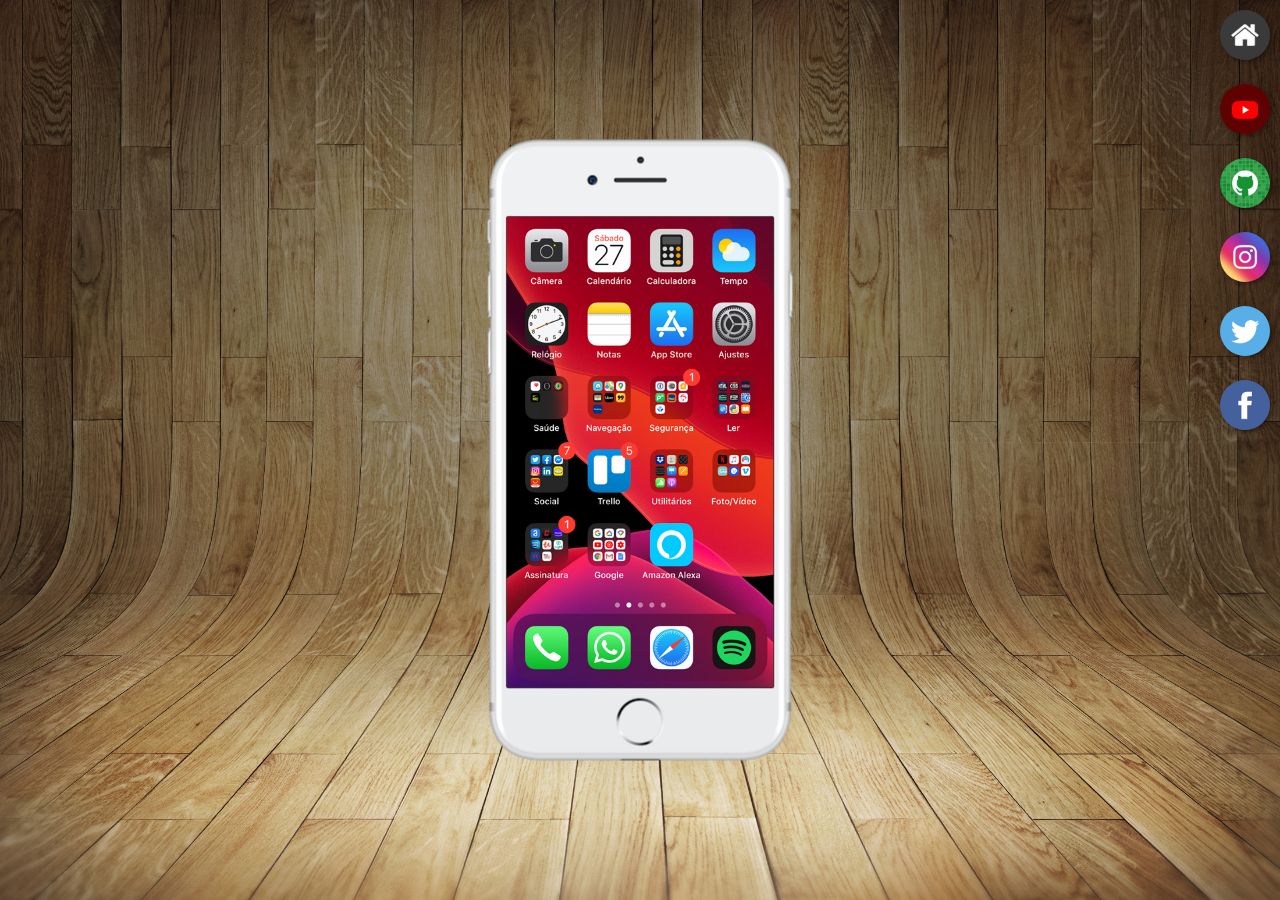
<file: index.html>
<!DOCTYPE html>
<html lang="pt-br">
<head>
    <meta charset="UTF-8">
    <meta http-equiv="X-UA-Compatible" content="IE=edge">
    <meta name="viewport" content="width=device-width, initial-scale=1.0">

    <link rel="shortcut icon" href="favicon.ico" type="image/x-icon">

    <link rel="stylesheet" href="estilos/style.css">

    <title>Projeto Redes Sociais</title>
</head>
<body>
    <main>
        <section id="telefone">
            <iframe src="home.html" name="tela" id="tela" frameborder="0">
                Seu navegador não é compatível com isso.
            </iframe>
        </section>

        <section id="redes-sociais">
            <a href="home.html" target="tela"><img src="imagens/logo-home.jpg" alt="Home"></a><br>
            <a href="youtube.html" target="tela"><img src="imagens/logo-youtube.jpg" alt="YouTube"></a><br>
            <a href="github.html" target="tela"><img src="imagens/logo-github.jpg" alt="GitHub"></a><br>
            <a href="instagram.html" target="tela"><img src="imagens/logo-instagram.jpg" alt="Instagram"></a><br>
            <a href="twitter.html" target="tela"><img src="imagens/logo-twitter.jpg" alt="Twitter"></a><br>
            <a href="facebook.html" target="tela"><img src="imagens/logo-facebook.jpg" alt="Facebook"></a><br>
        </section>
    </main>
</body>
</html>
</file>
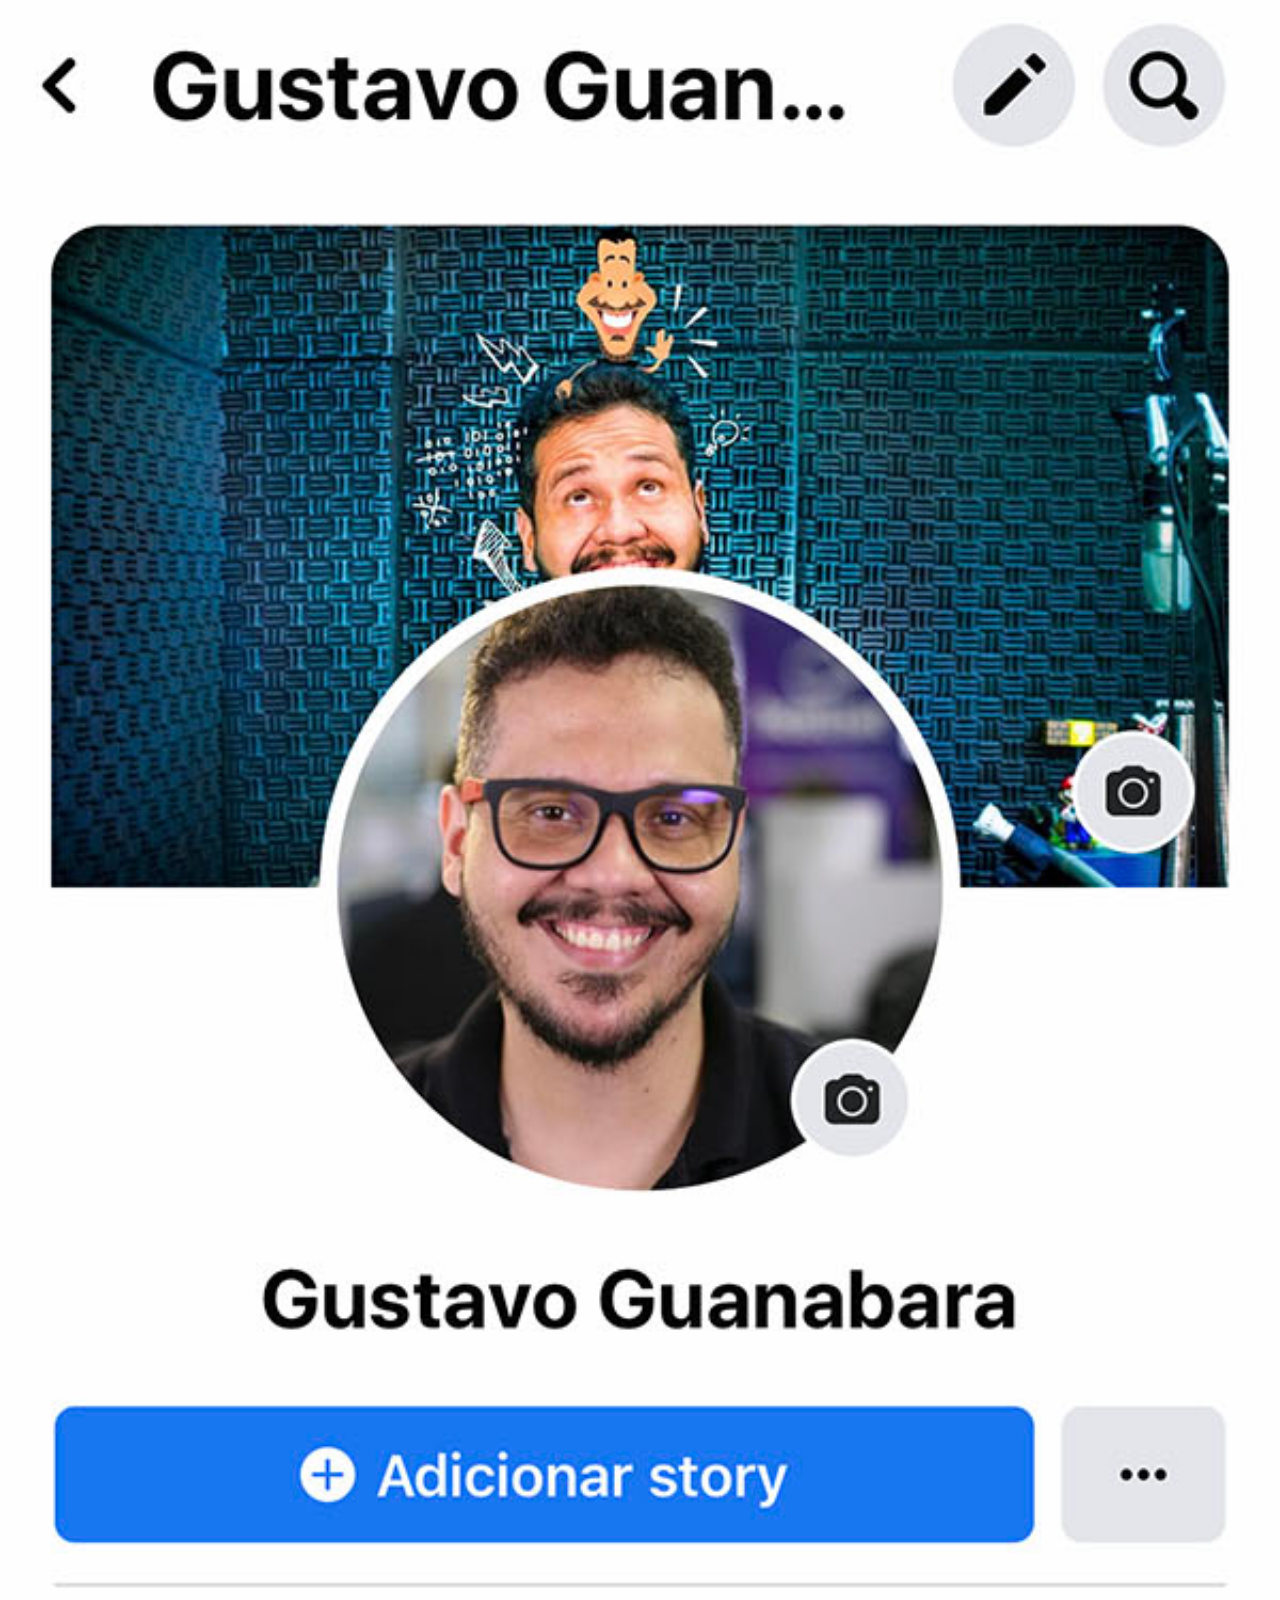
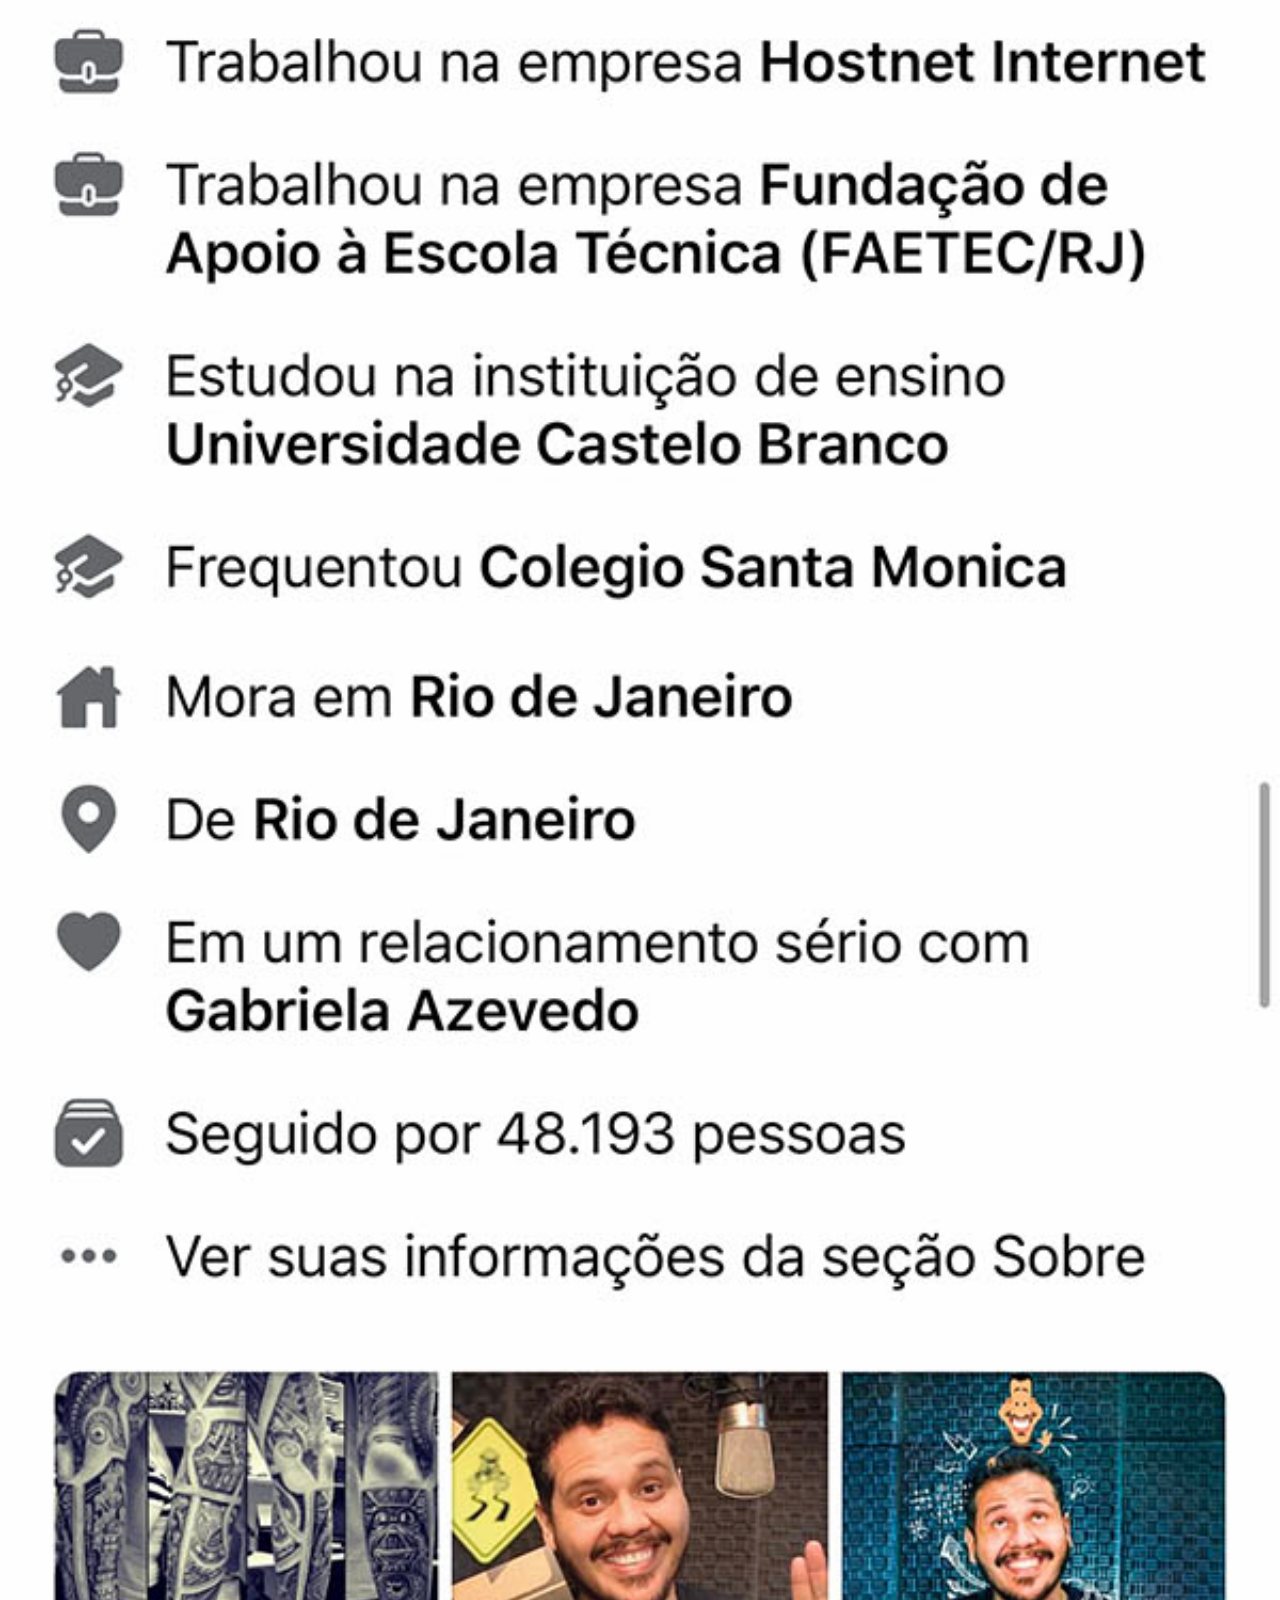
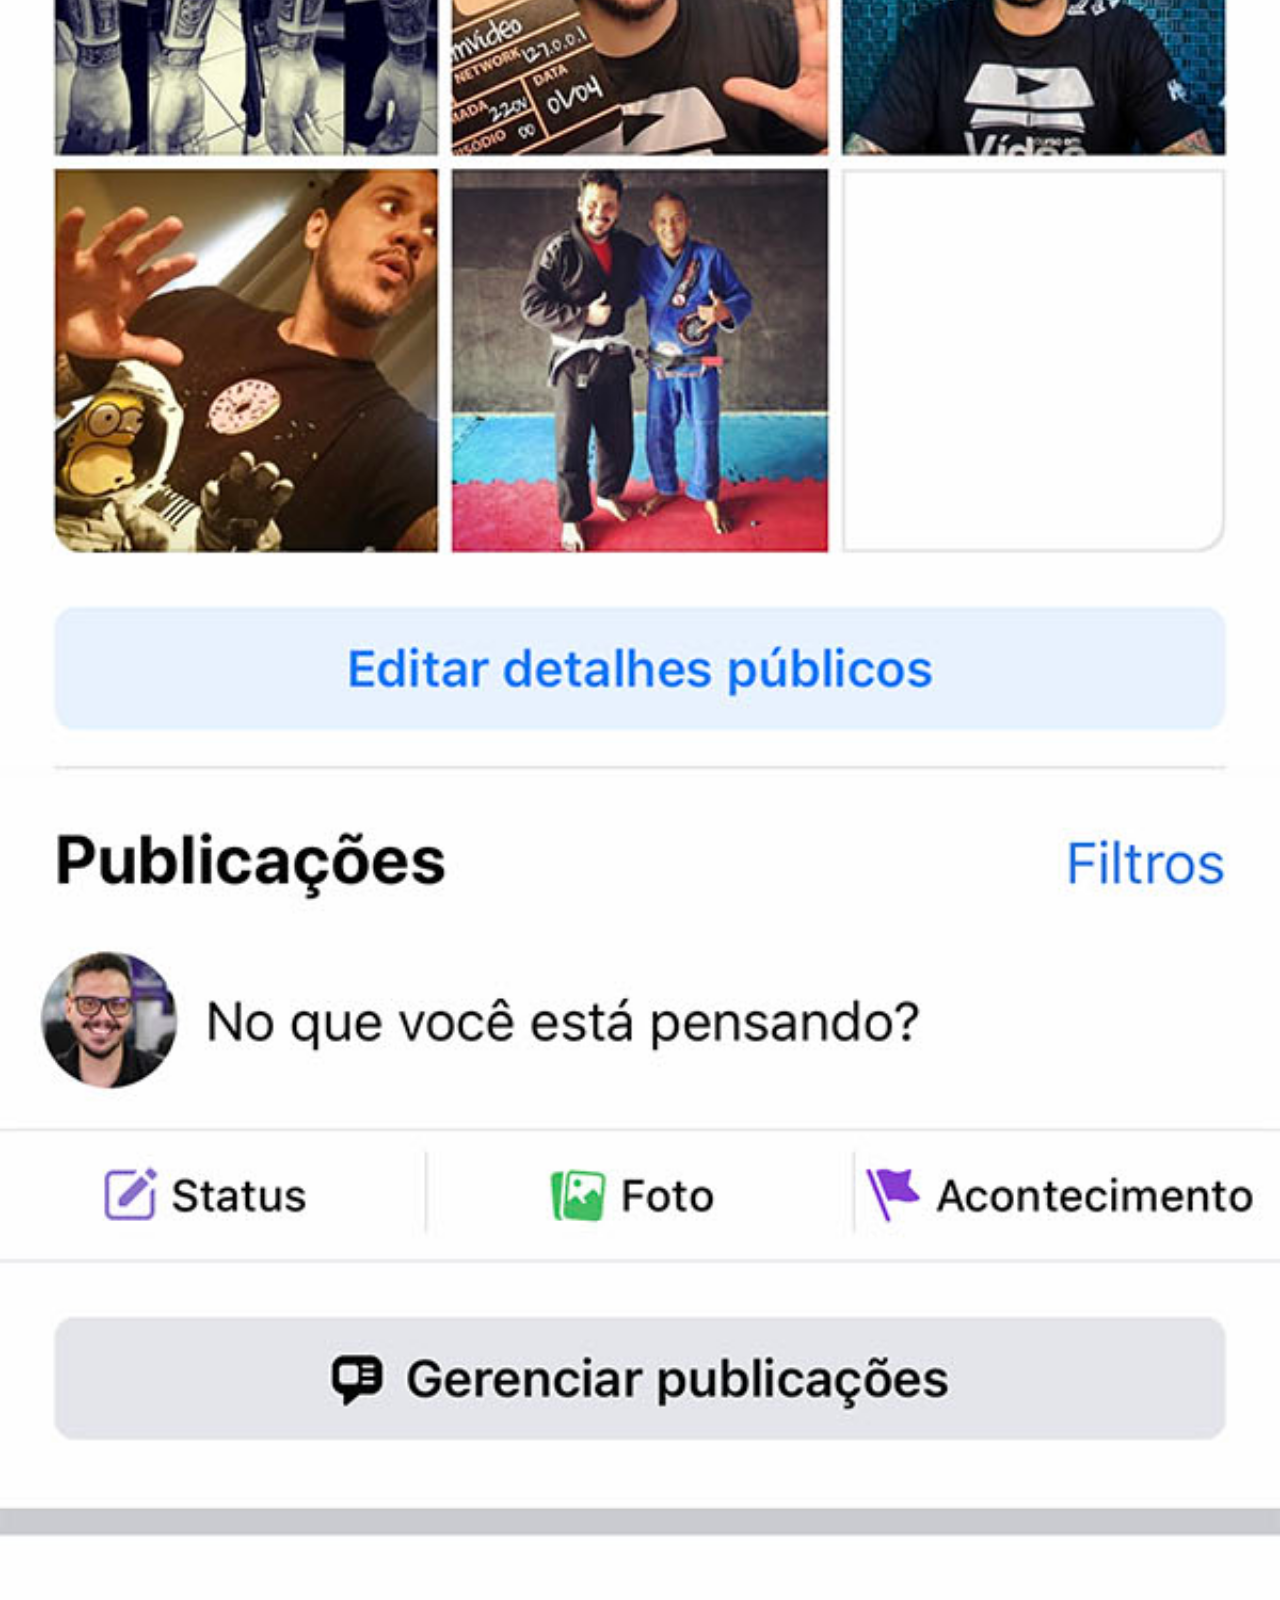
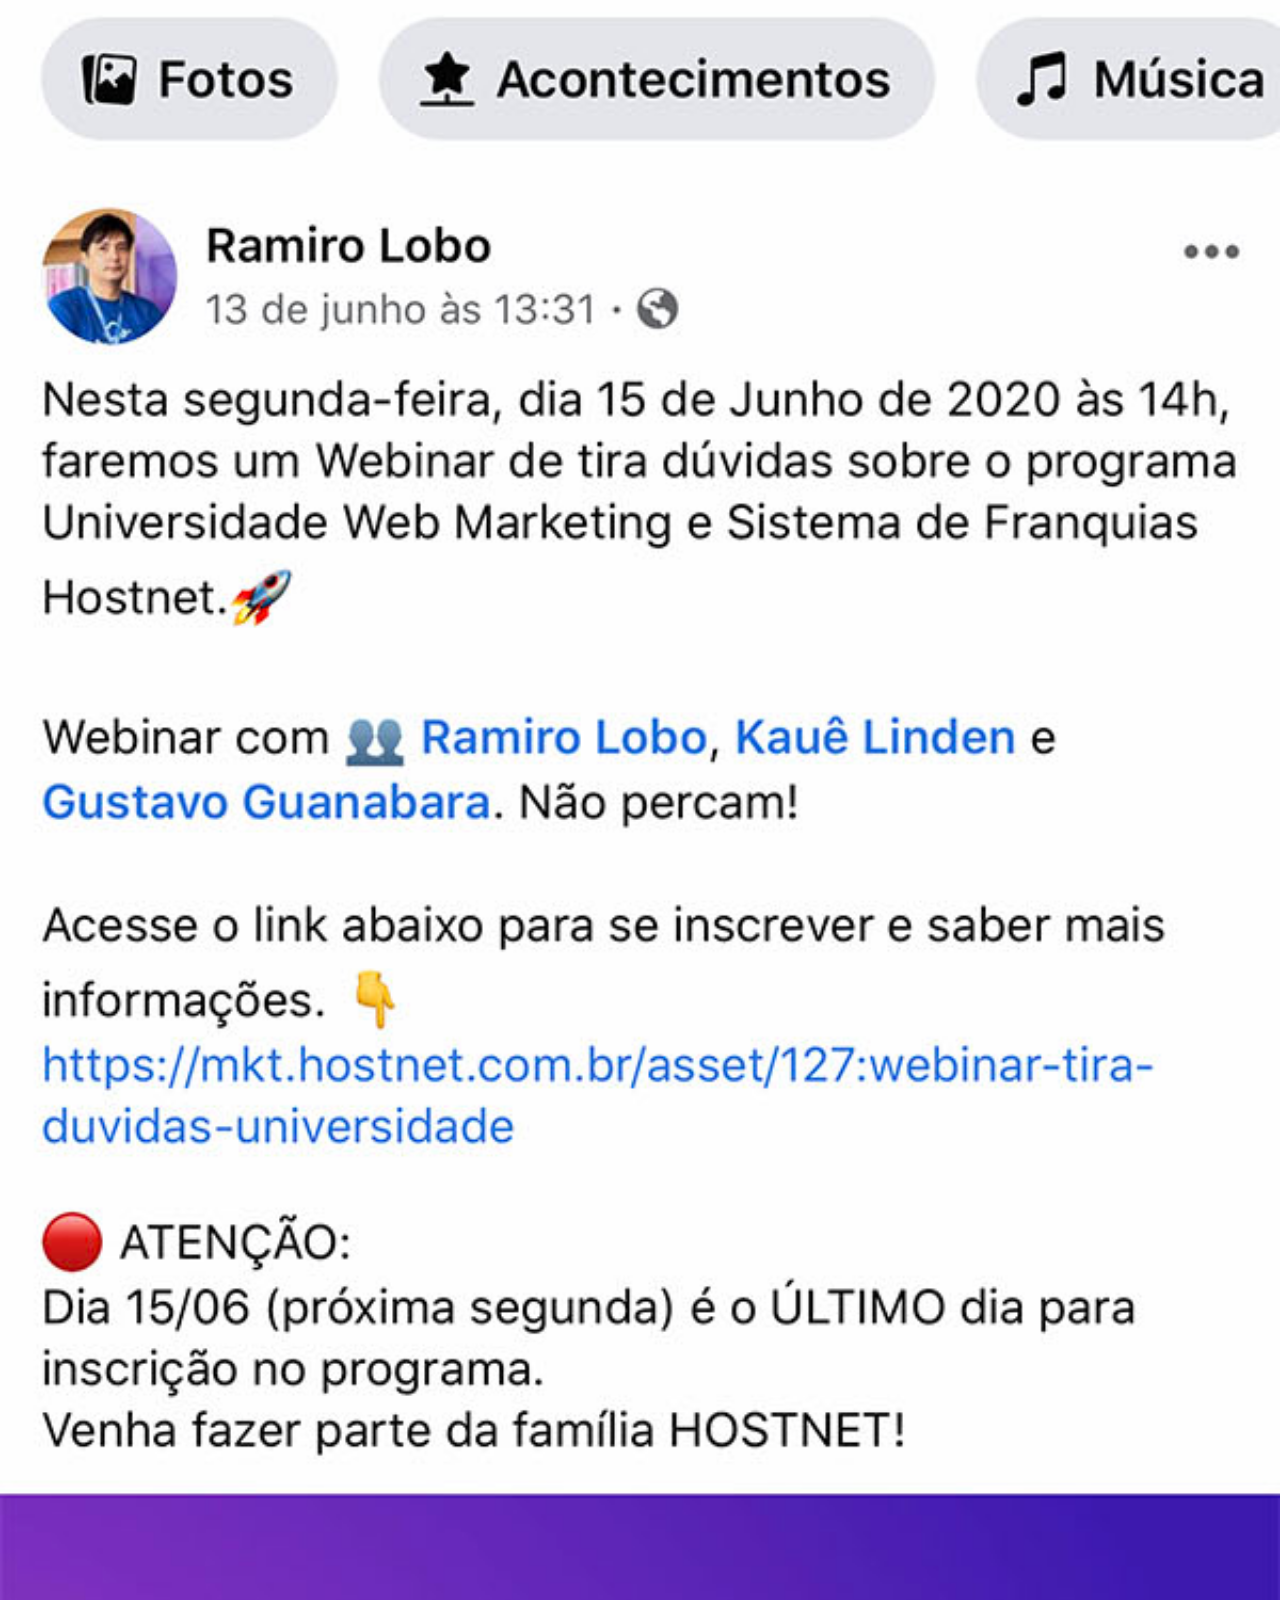
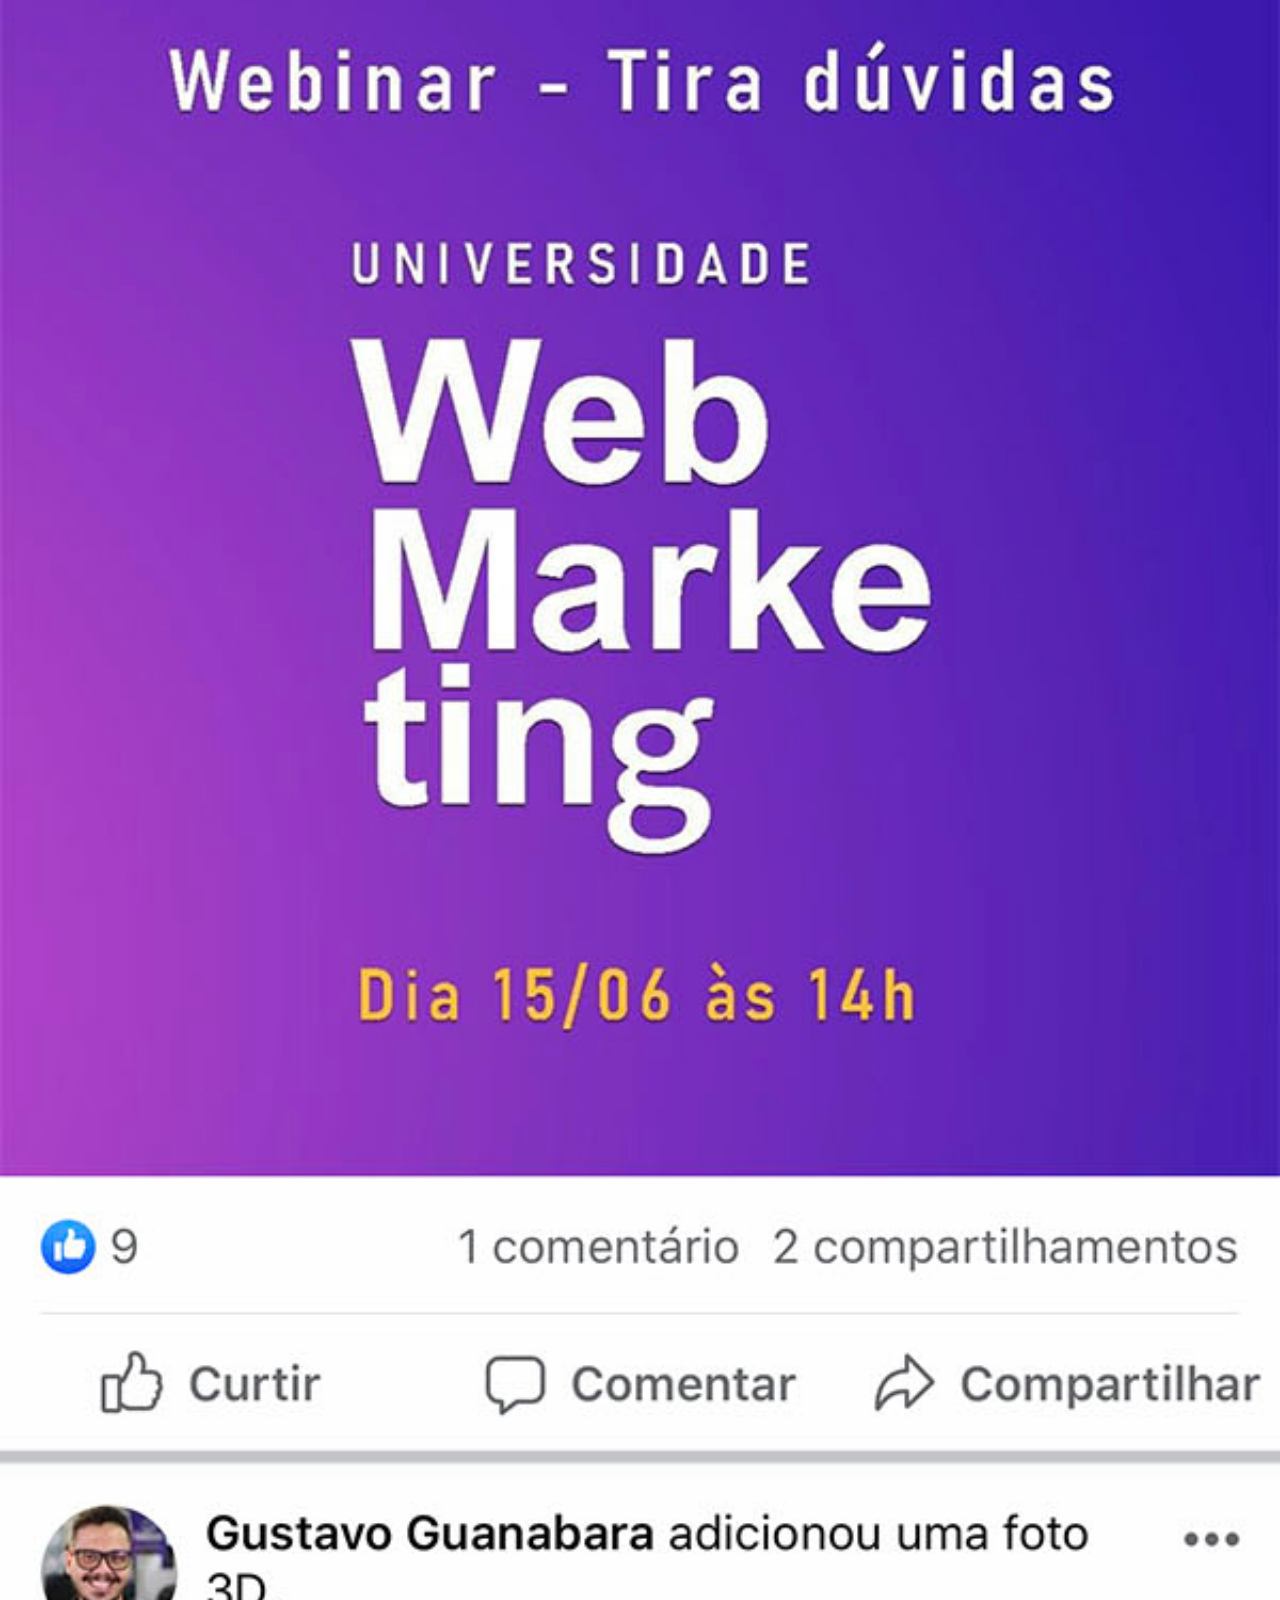
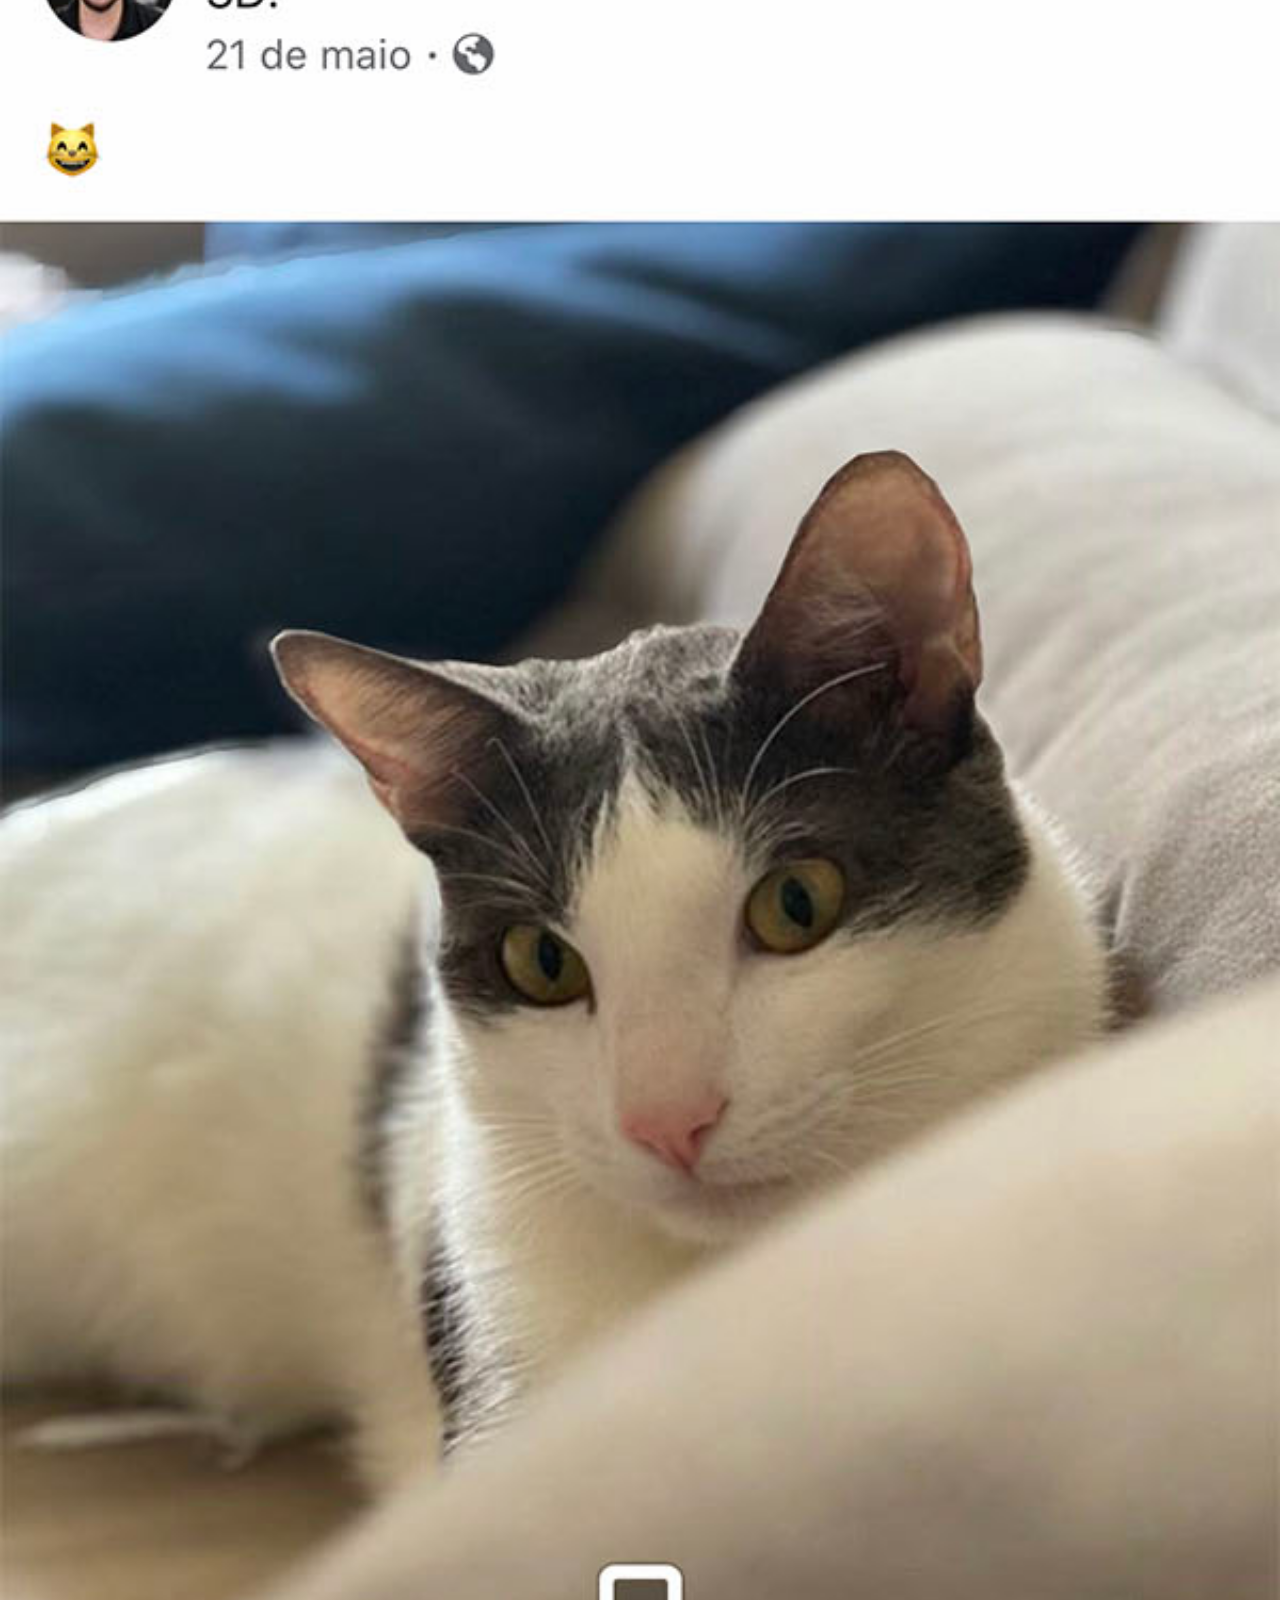
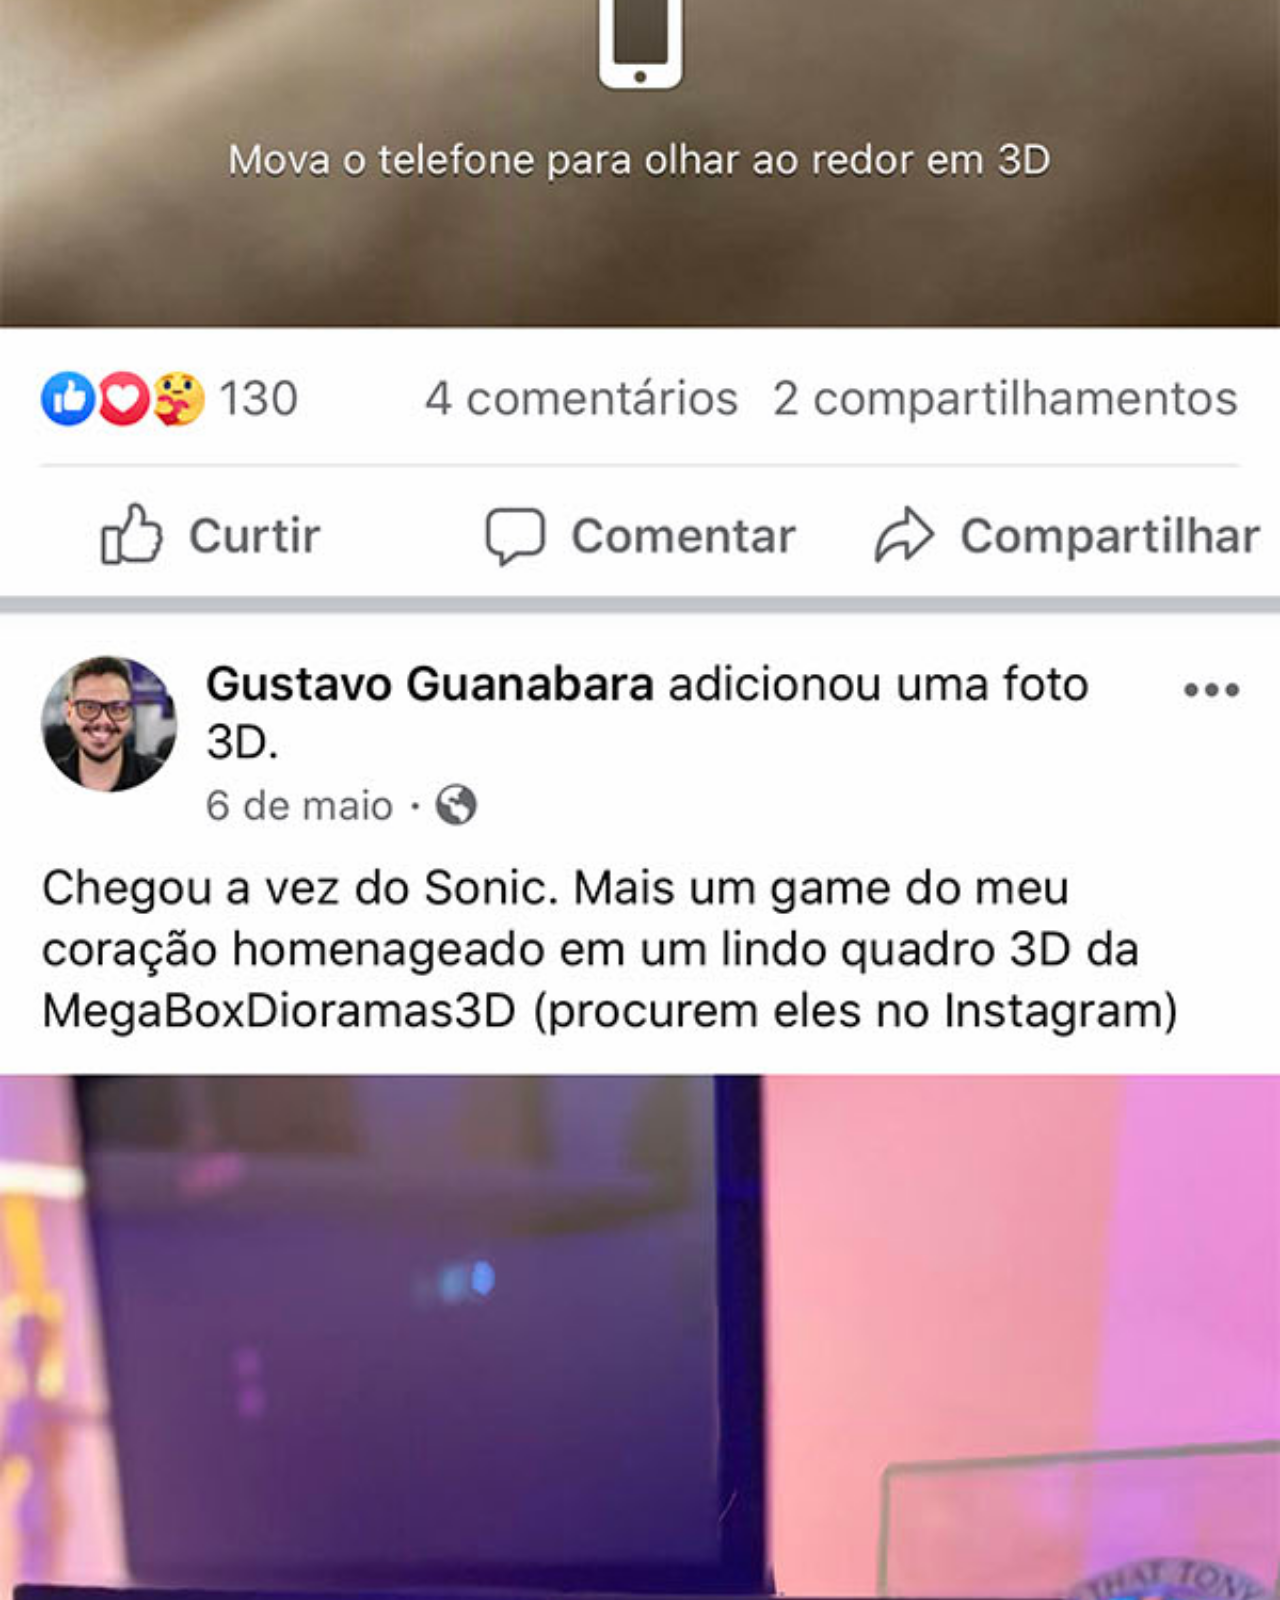
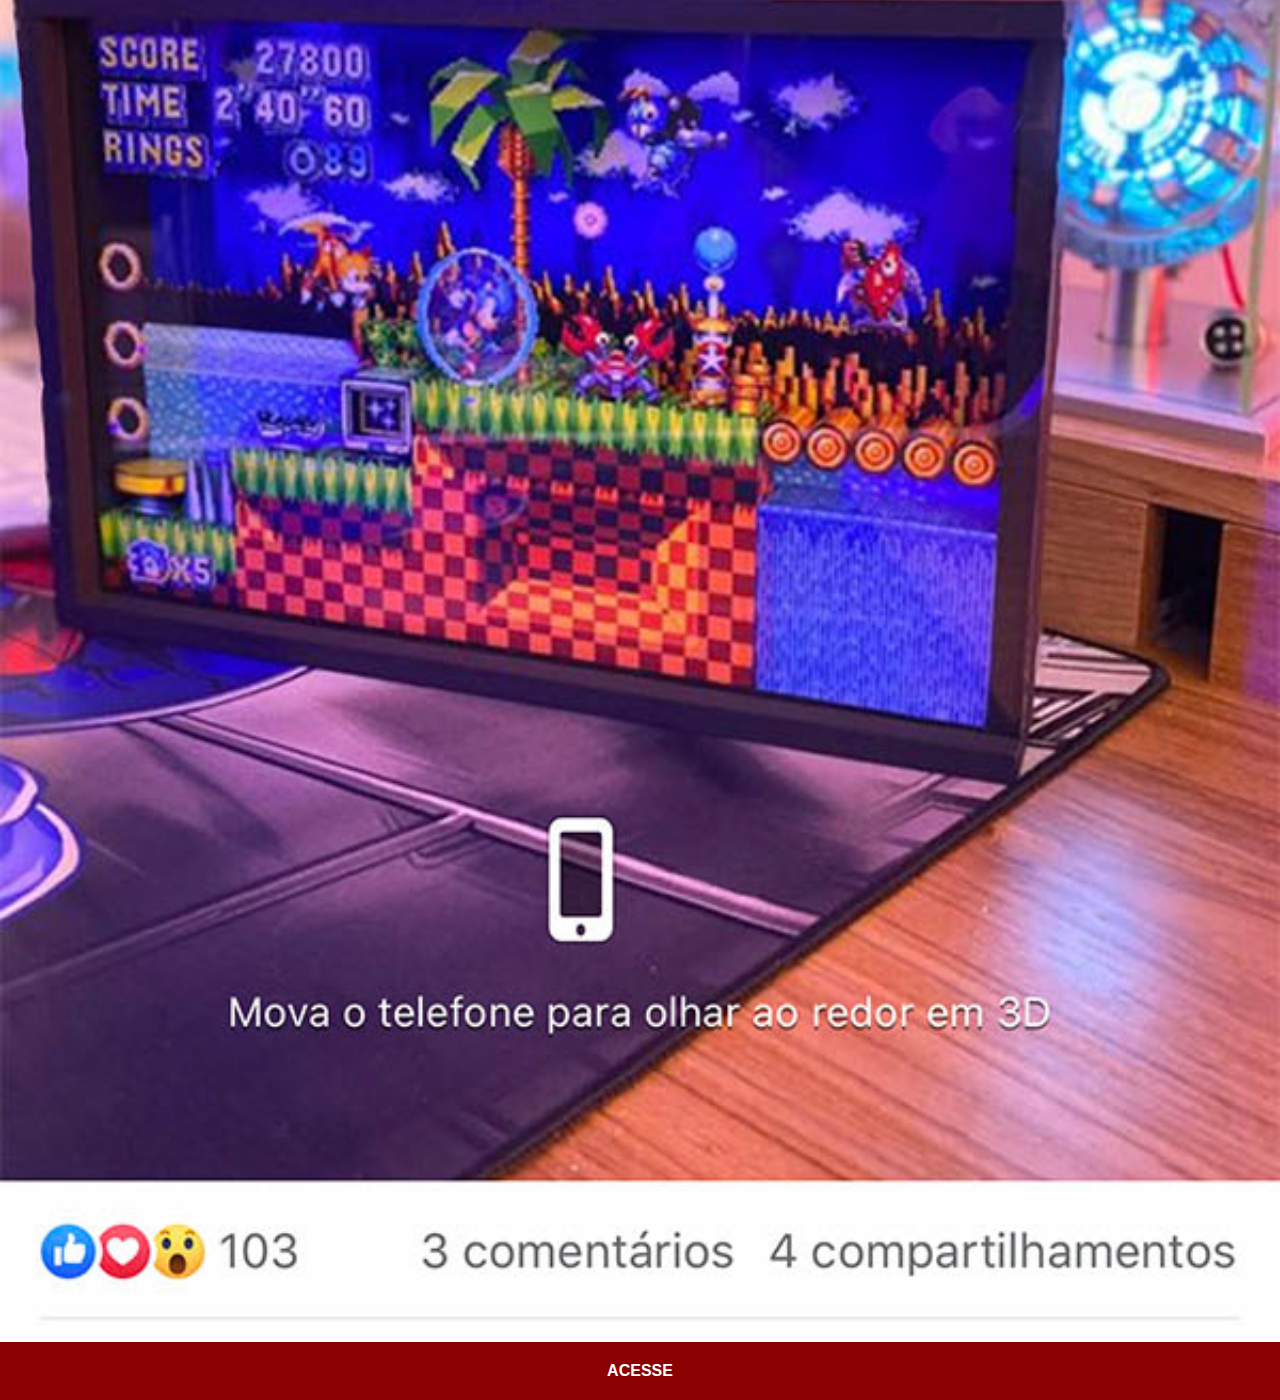
<file: facebook.html>
<!DOCTYPE html>
<html lang="pt-br">
<head>
    <meta charset="UTF-8">
    <meta http-equiv="X-UA-Compatible" content="IE=edge">
    <meta name="viewport" content="width=device-width, initial-scale=1.0">
    <title>Facebook</title>
    <link rel="stylesheet" href="estilos/social.css">
</head>
<body>
    <img src="imagens/tela-facebook.jpg" alt="Facebook">
    <a href="https://www.facebook.com/alvarojmac" target="_blank">ACESSE</a>
</body>
</html>
</file>
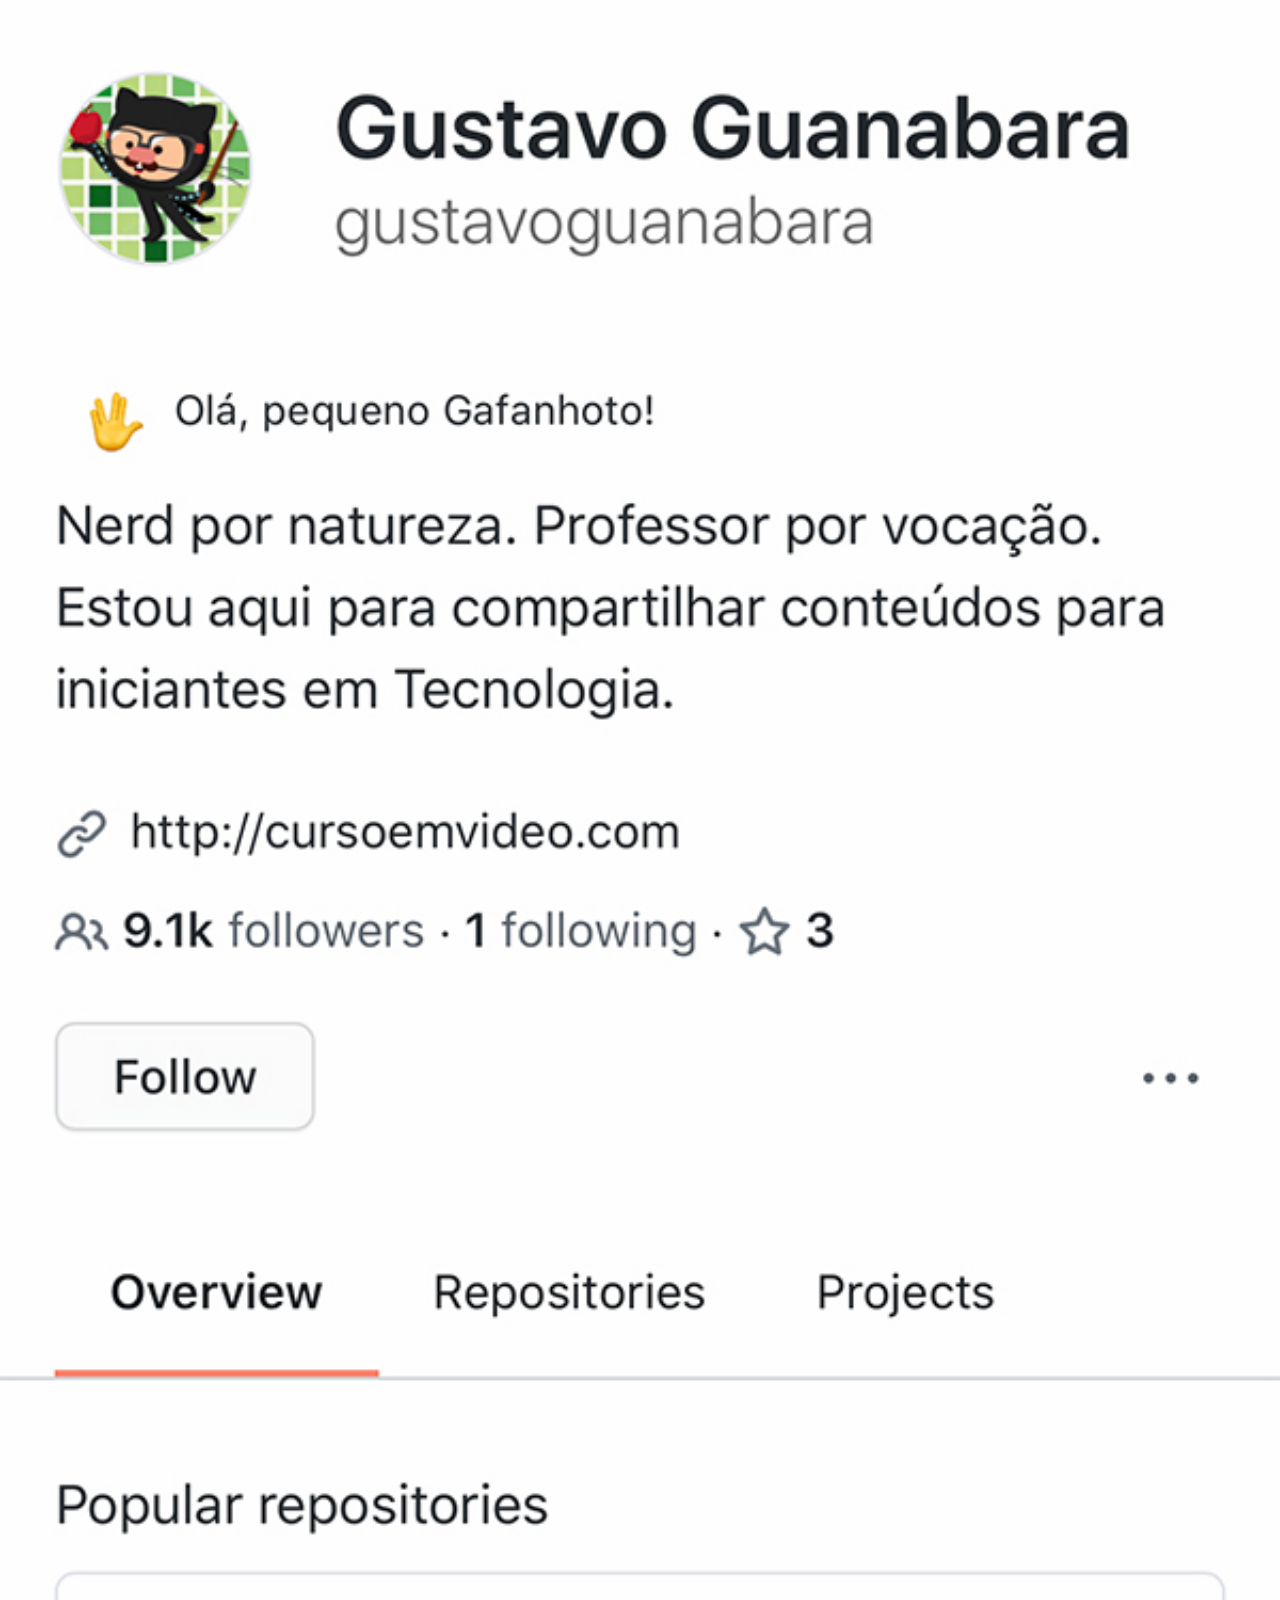
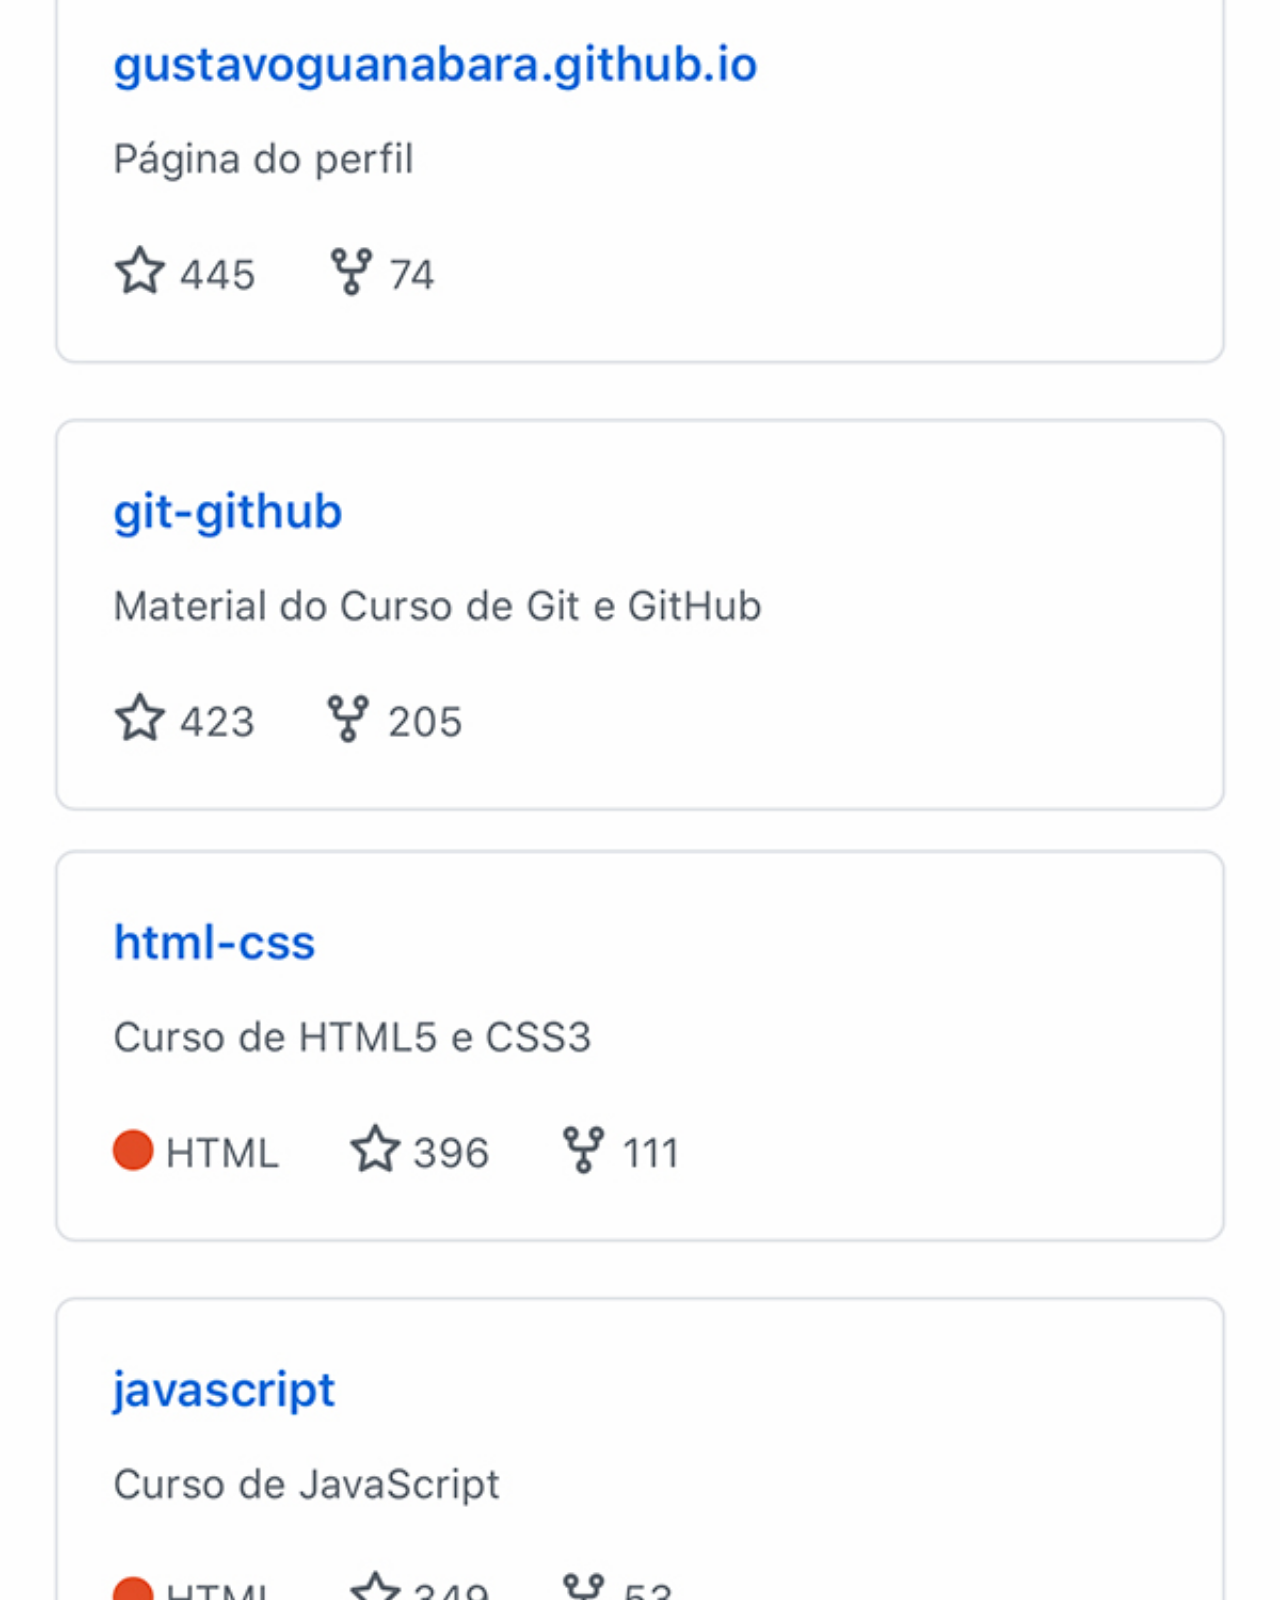
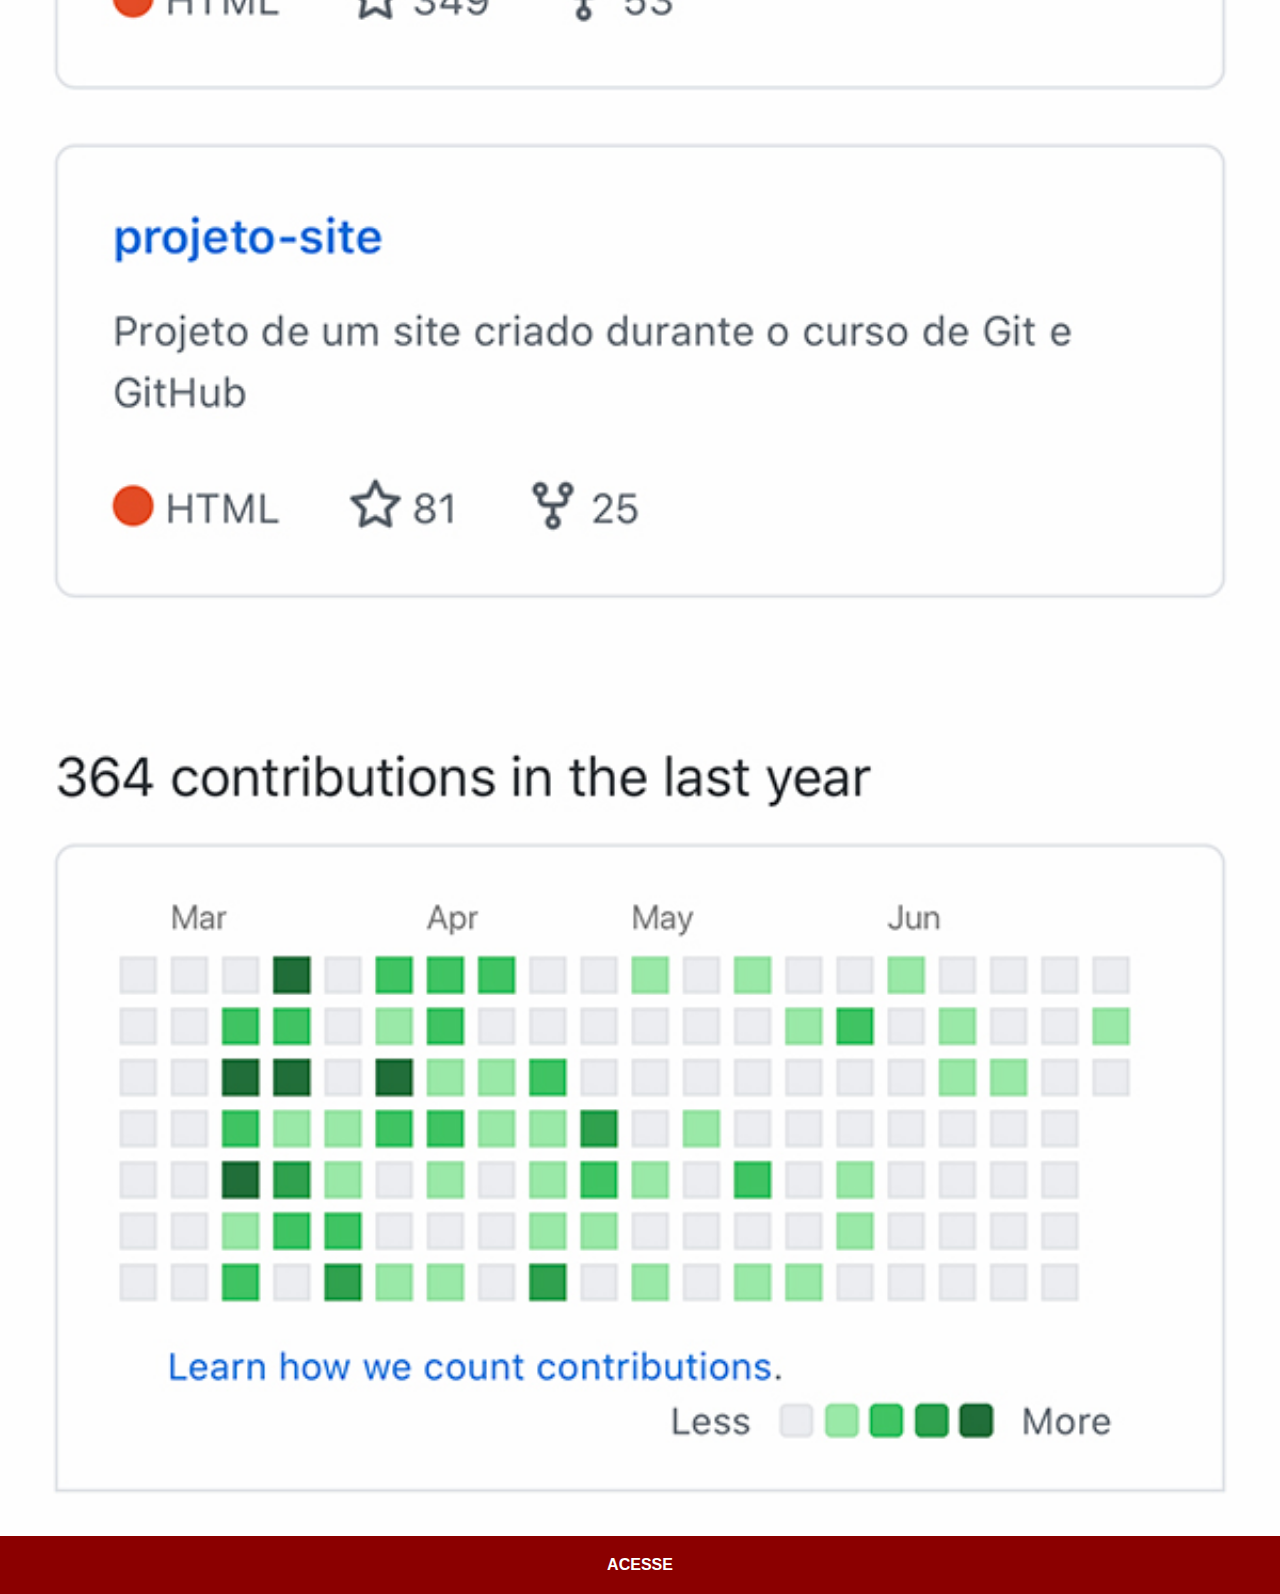
<file: github.html>
<!DOCTYPE html>
<html lang="pt-br">
<head>
    <meta charset="UTF-8">
    <meta http-equiv="X-UA-Compatible" content="IE=edge">
    <meta name="viewport" content="width=device-width, initial-scale=1.0">
    <title>GitHub</title>
    <link rel="stylesheet" href="estilos/social.css">
</head>
<body>
    <img src="imagens/tela-github.jpg" alt="GitHub">
    <a href="https://www.github.com/alvarojmac" target="_blank">ACESSE</a>
</body>
</html>
</file>
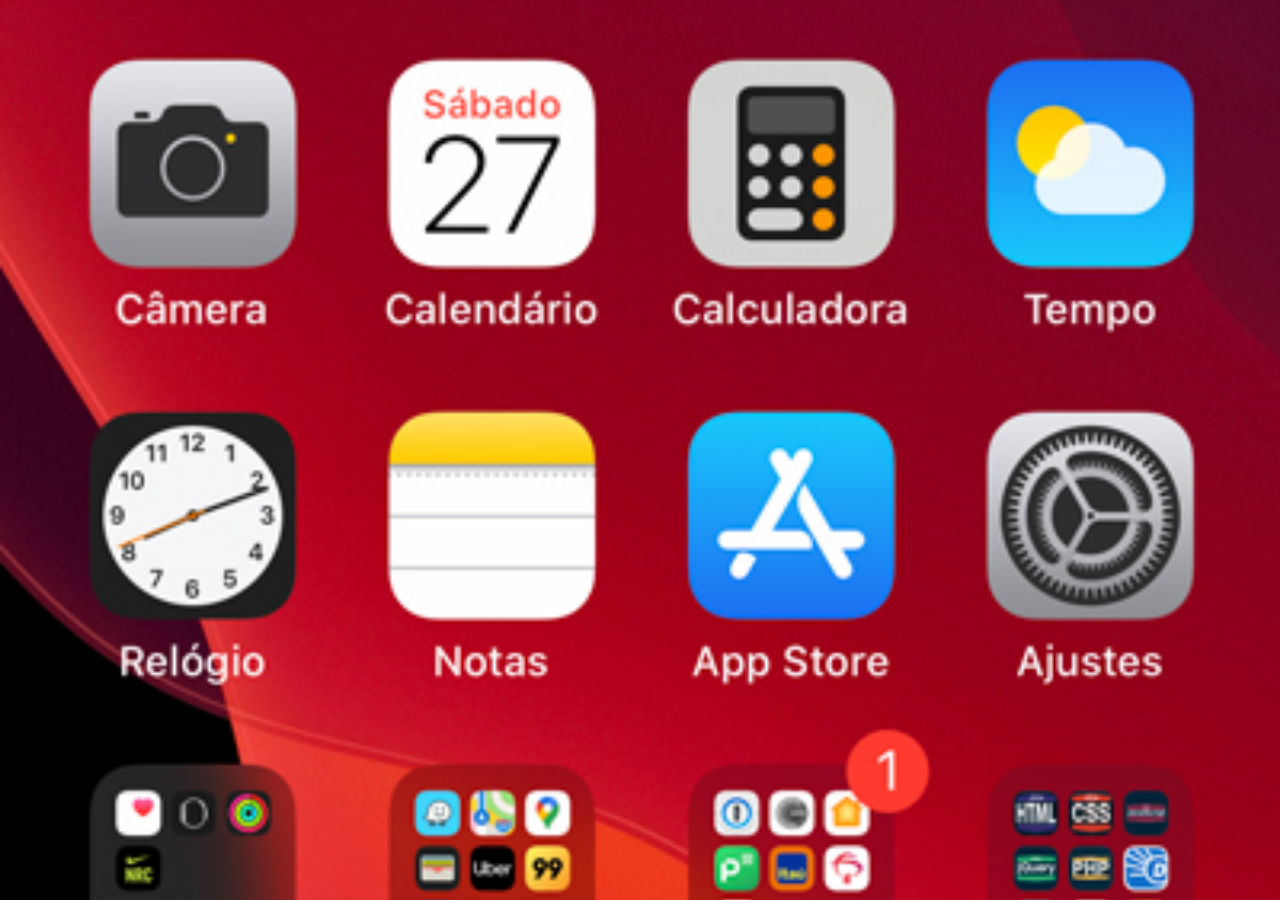
<file: home.html>
<!DOCTYPE html>
<html lang="pt-br">
<head>
    <meta charset="UTF-8">
    <meta http-equiv="X-UA-Compatible" content="IE=edge">
    <meta name="viewport" content="width=device-width, initial-scale=1.0">
    <title>Home</title>
    <style>
        * {
            margin: 0;
            padding: 0;
        }

        body {
            width: 100vw;
            height: 100vh;
            background: black url('imagens/tela-home.jpg') no-repeat top center;
            background-size: cover;
        }
    </style>
</head>
<body>
    
</body>
</html>
</file>
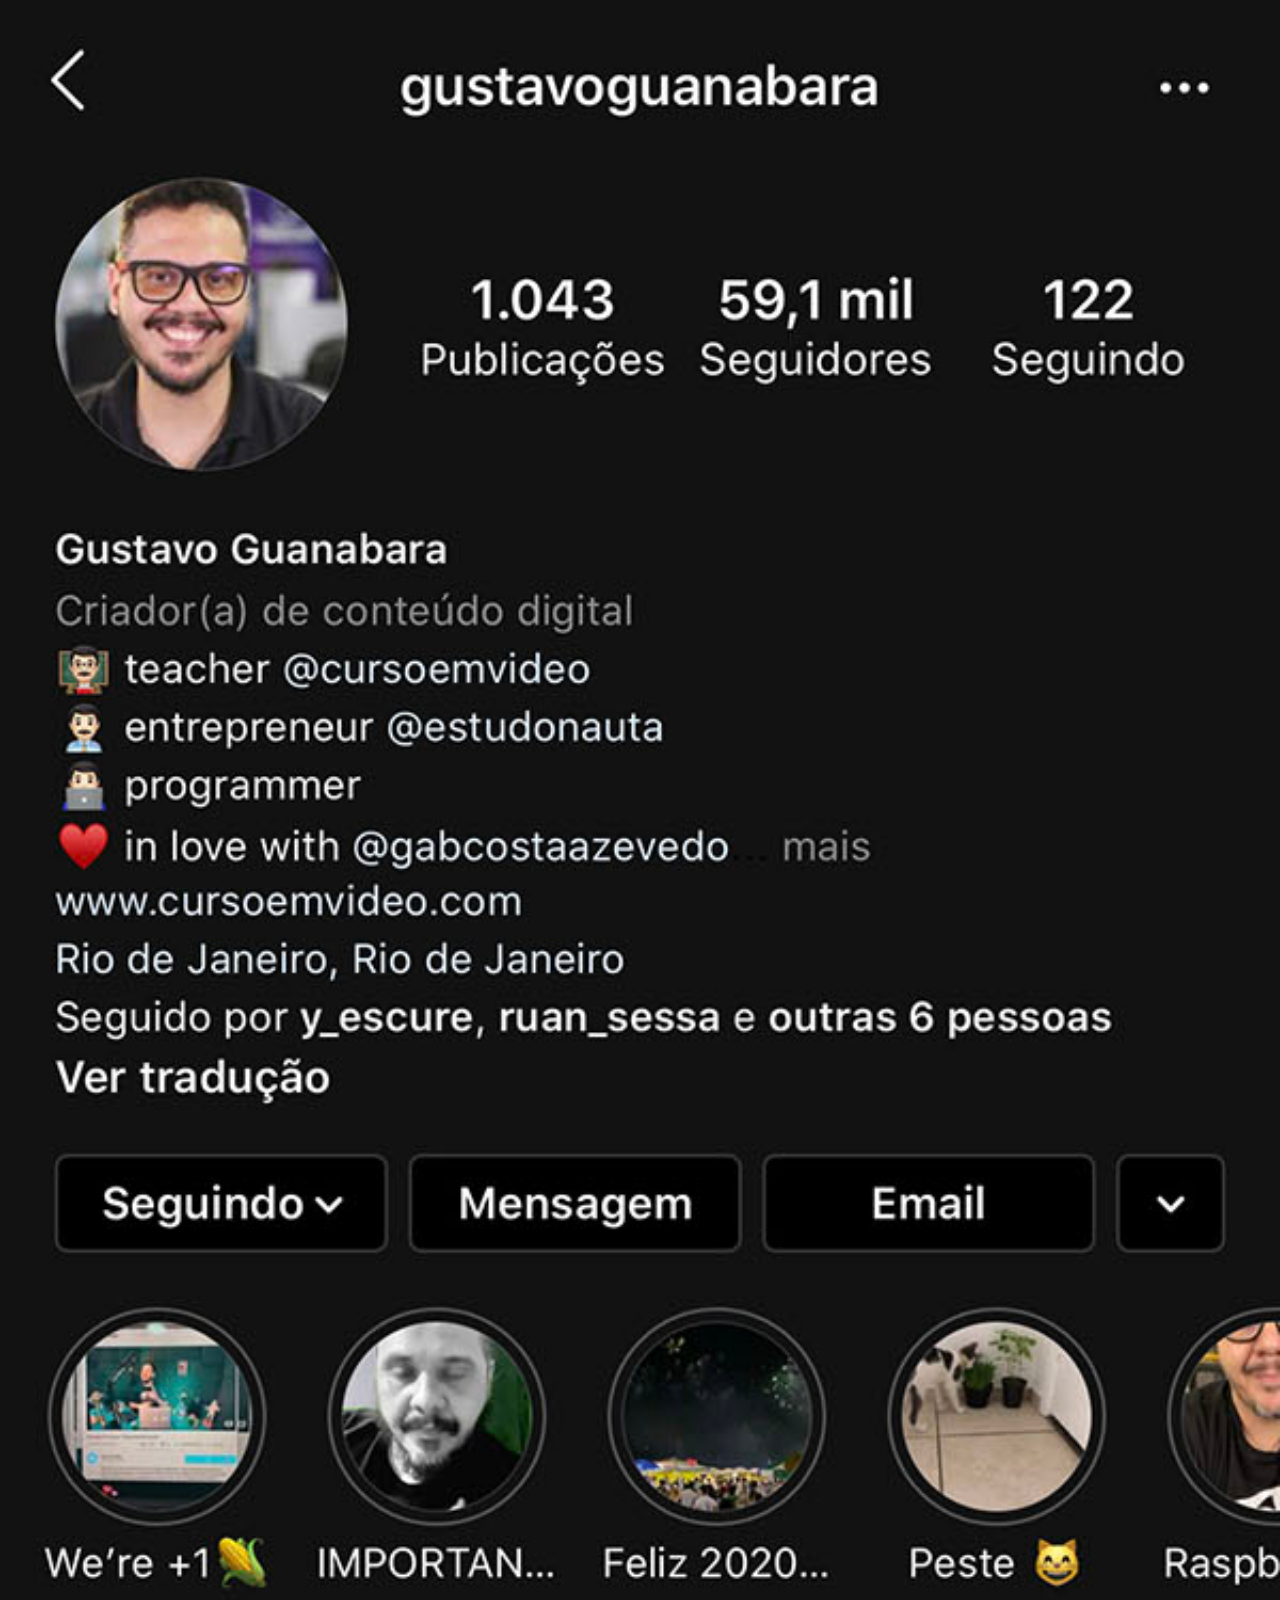
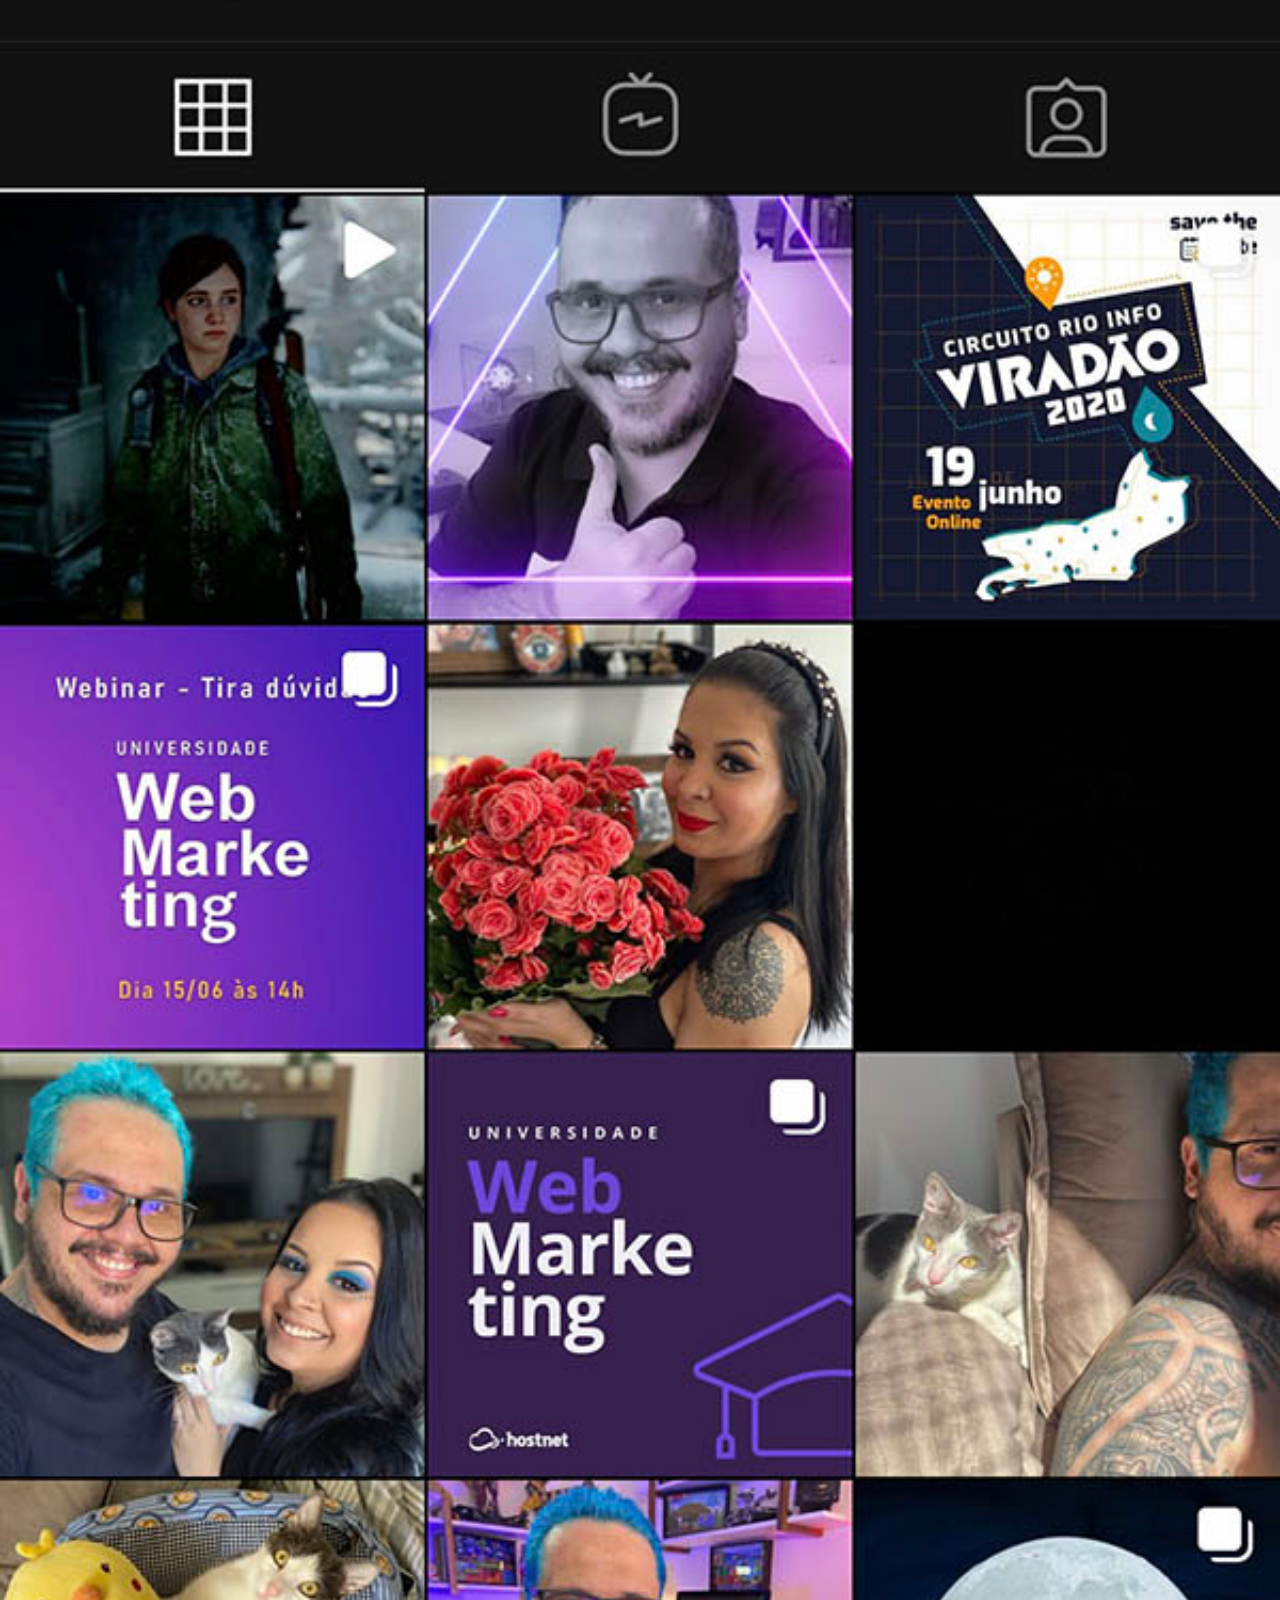
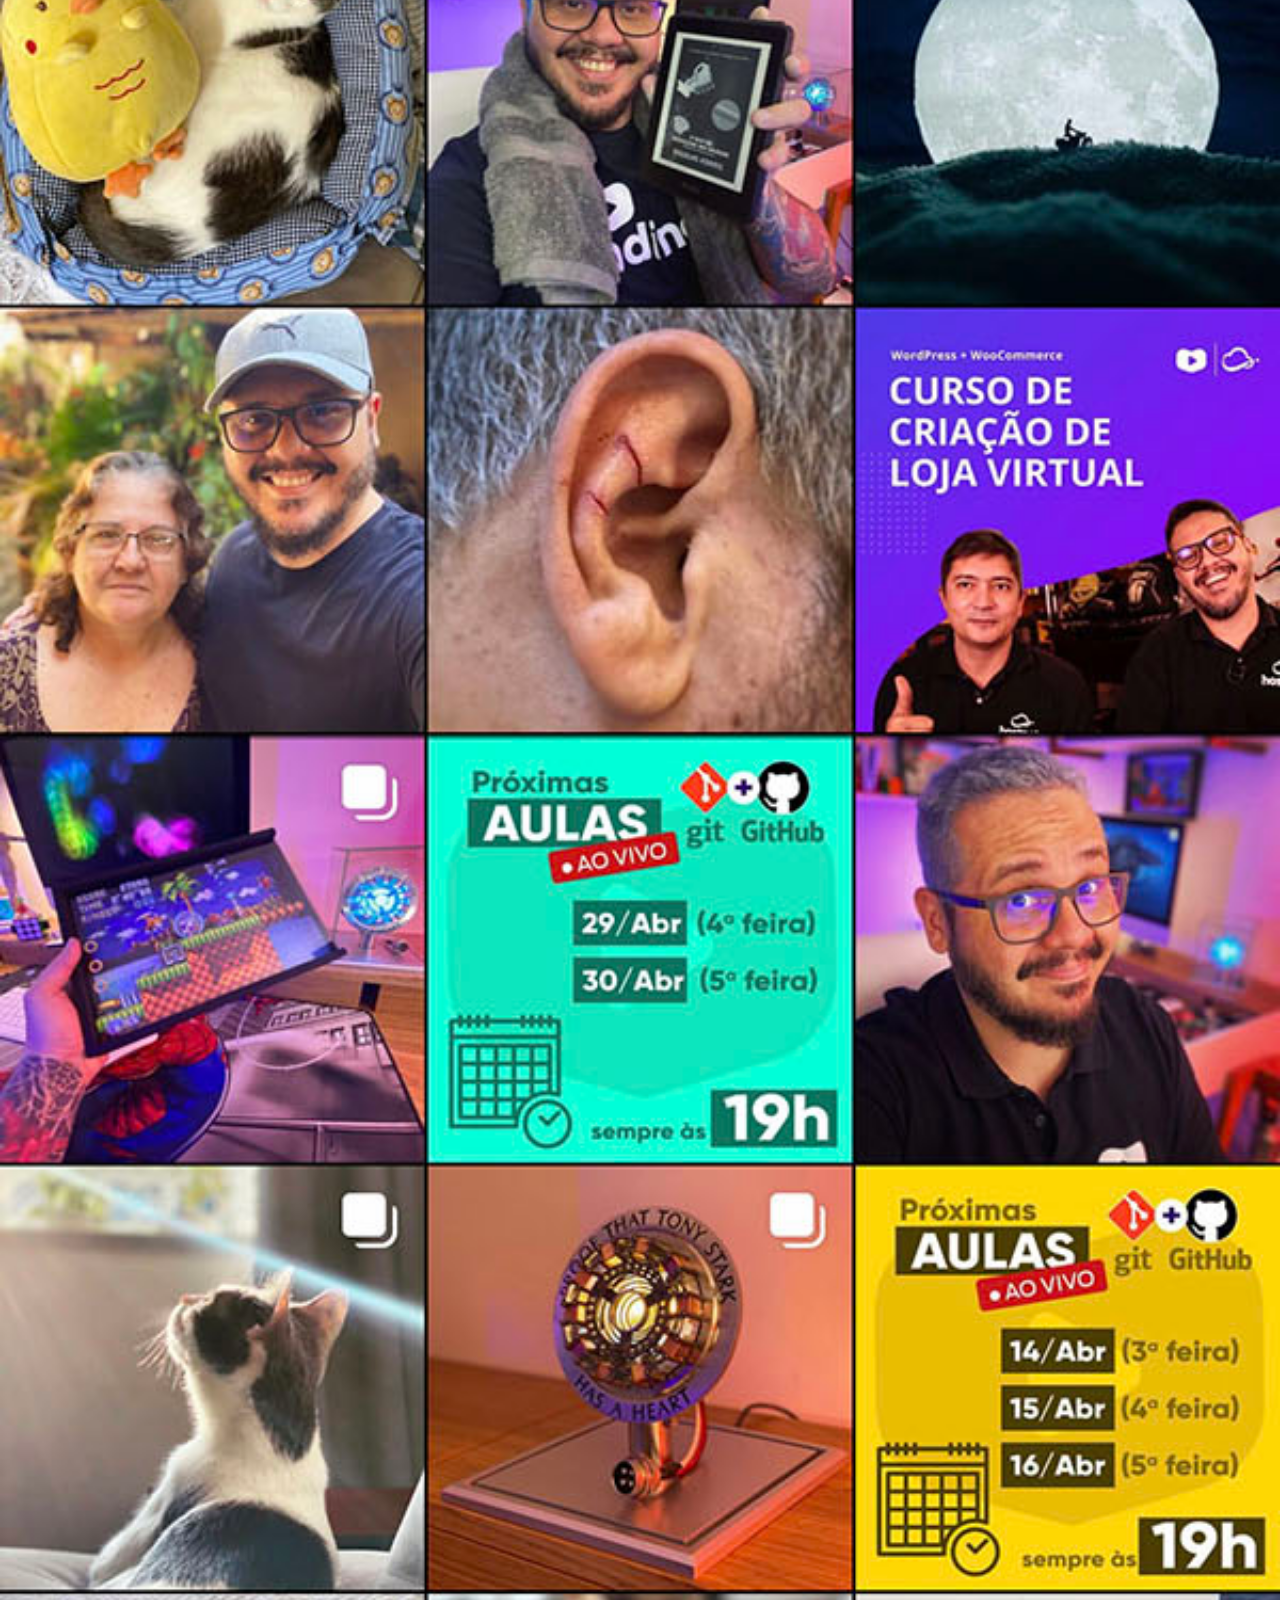
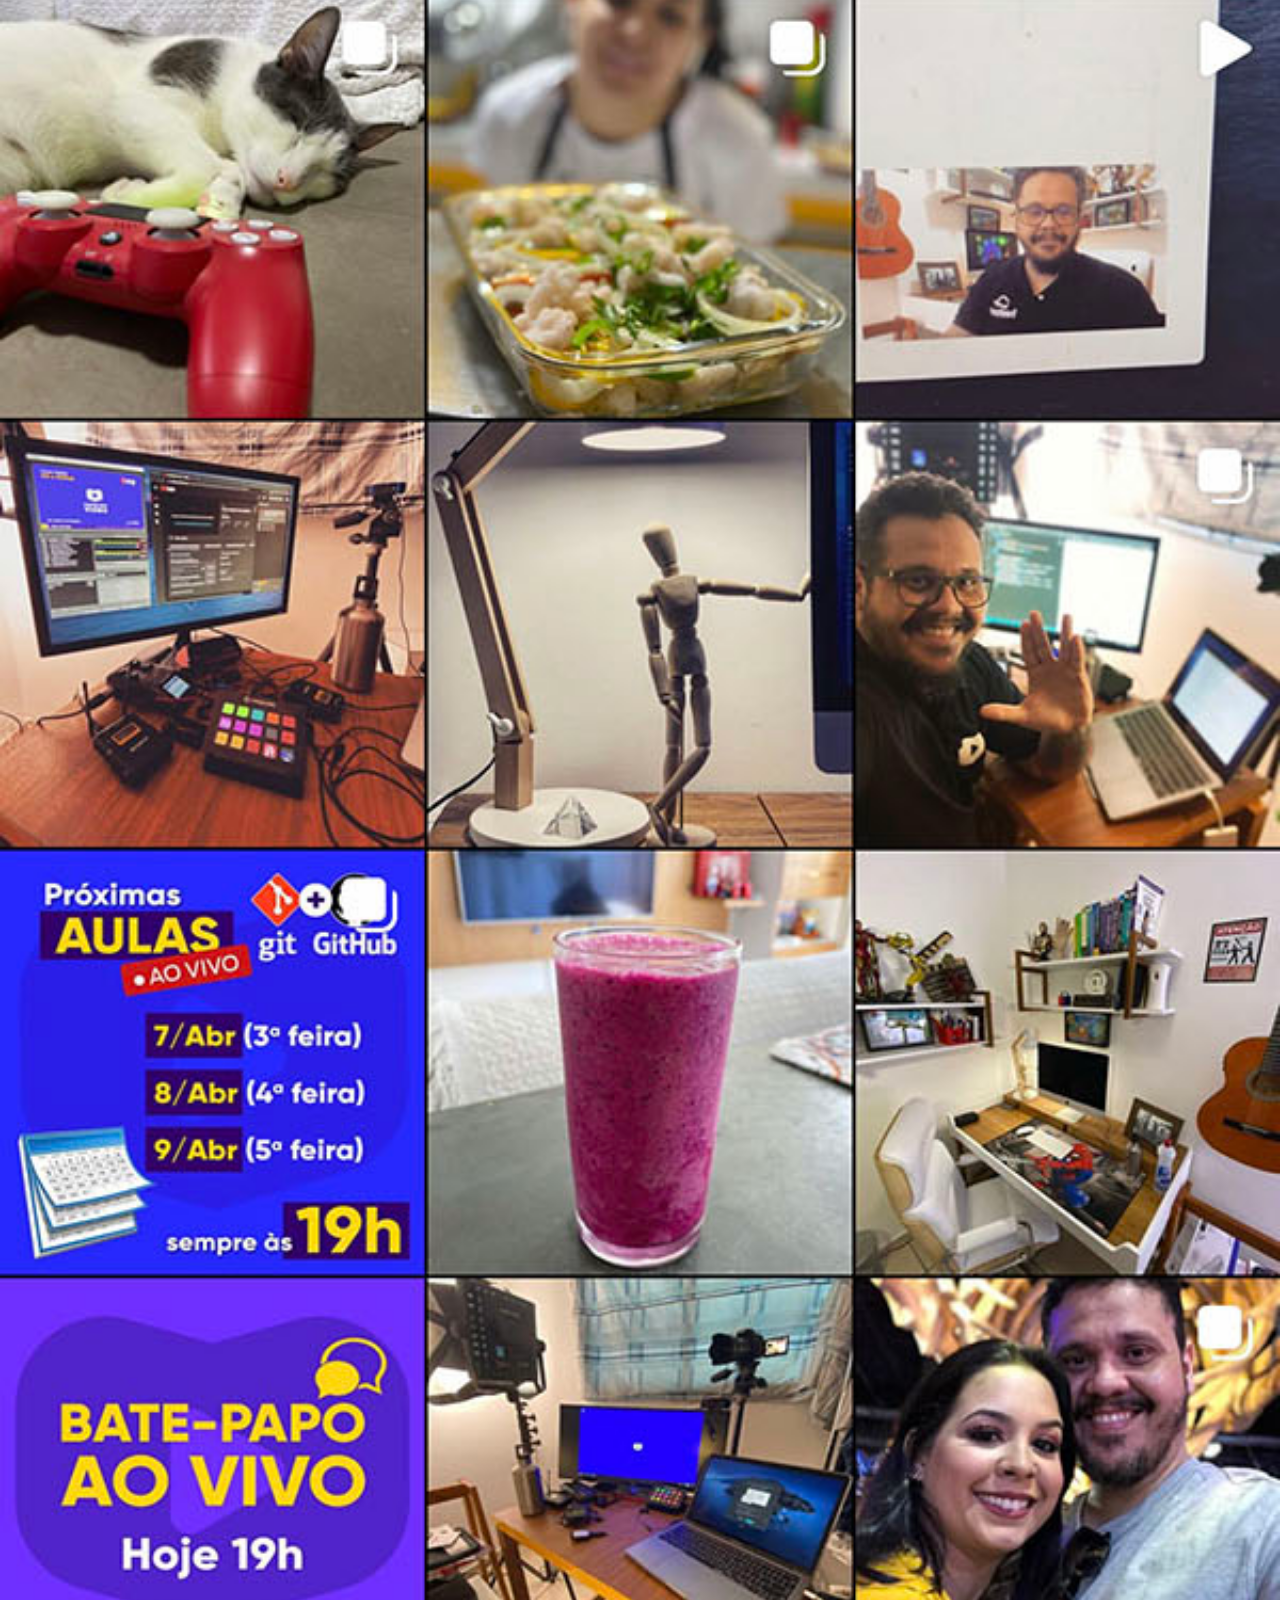
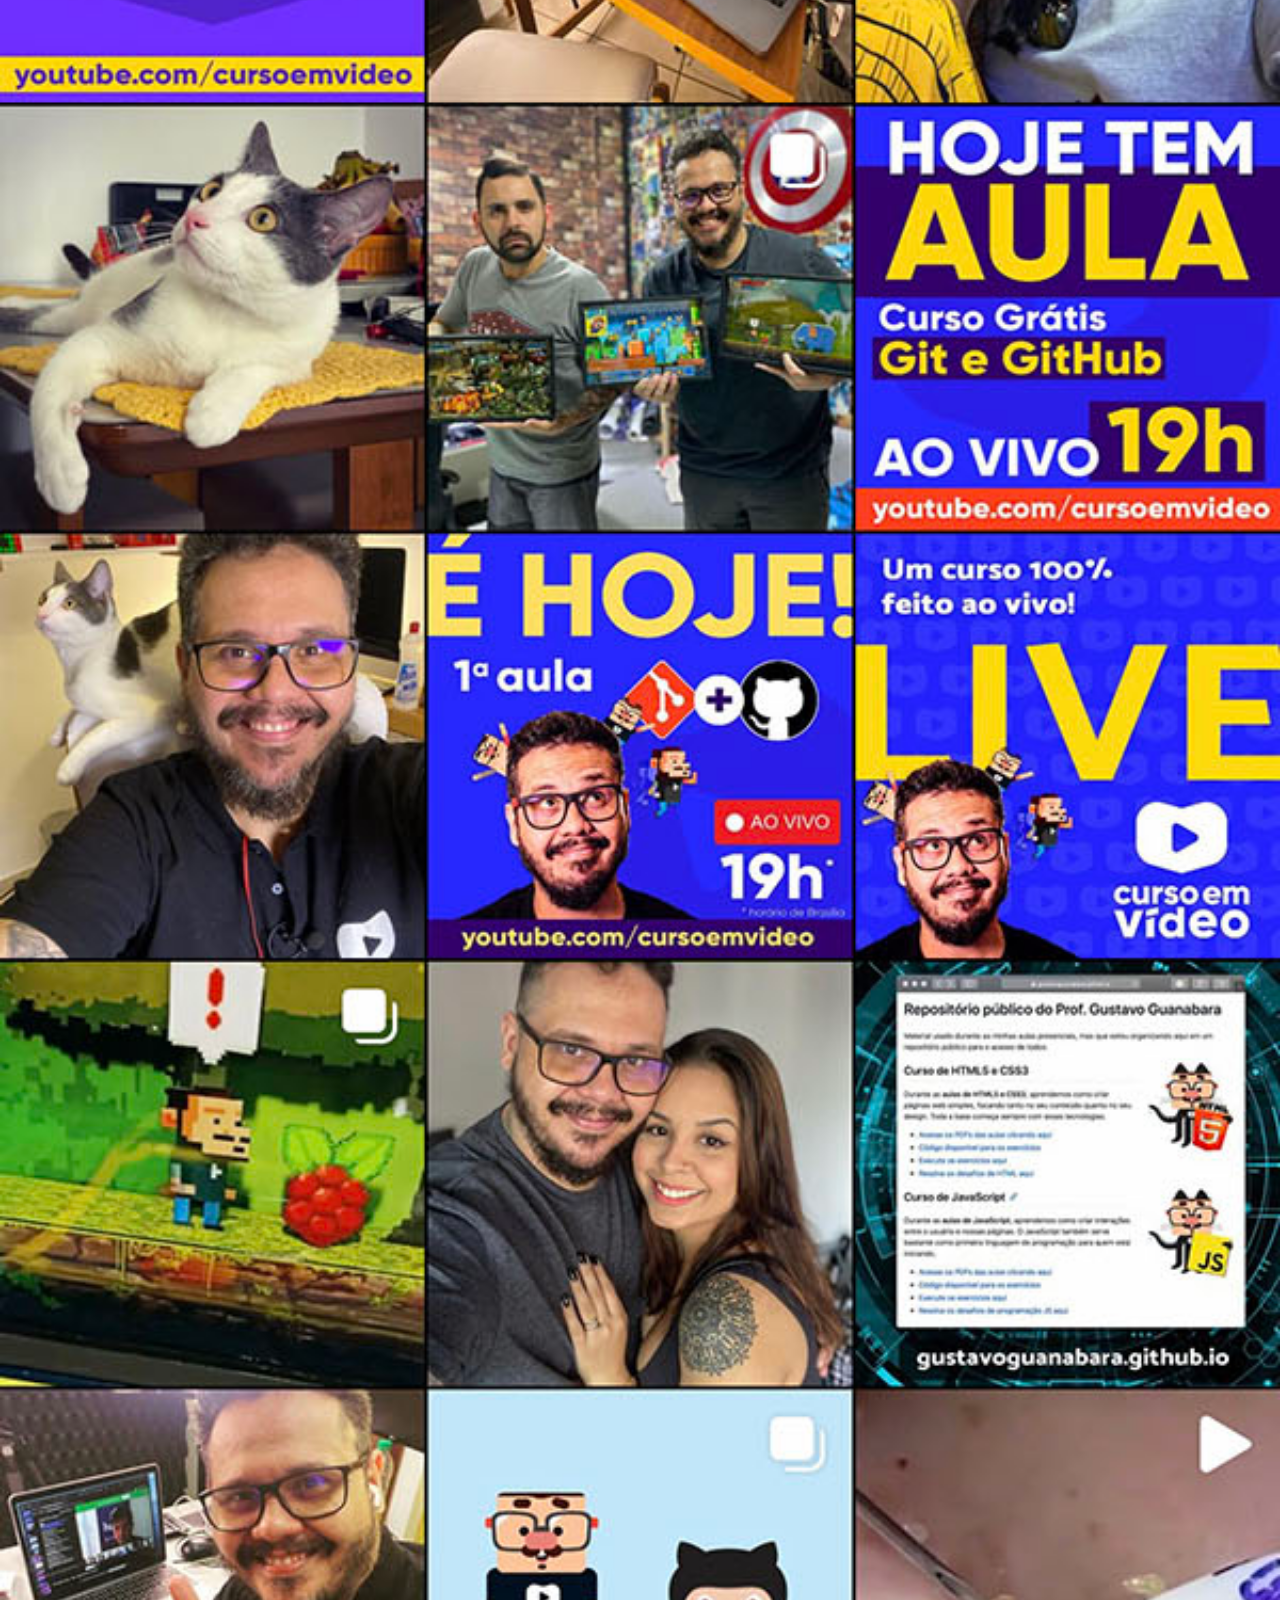
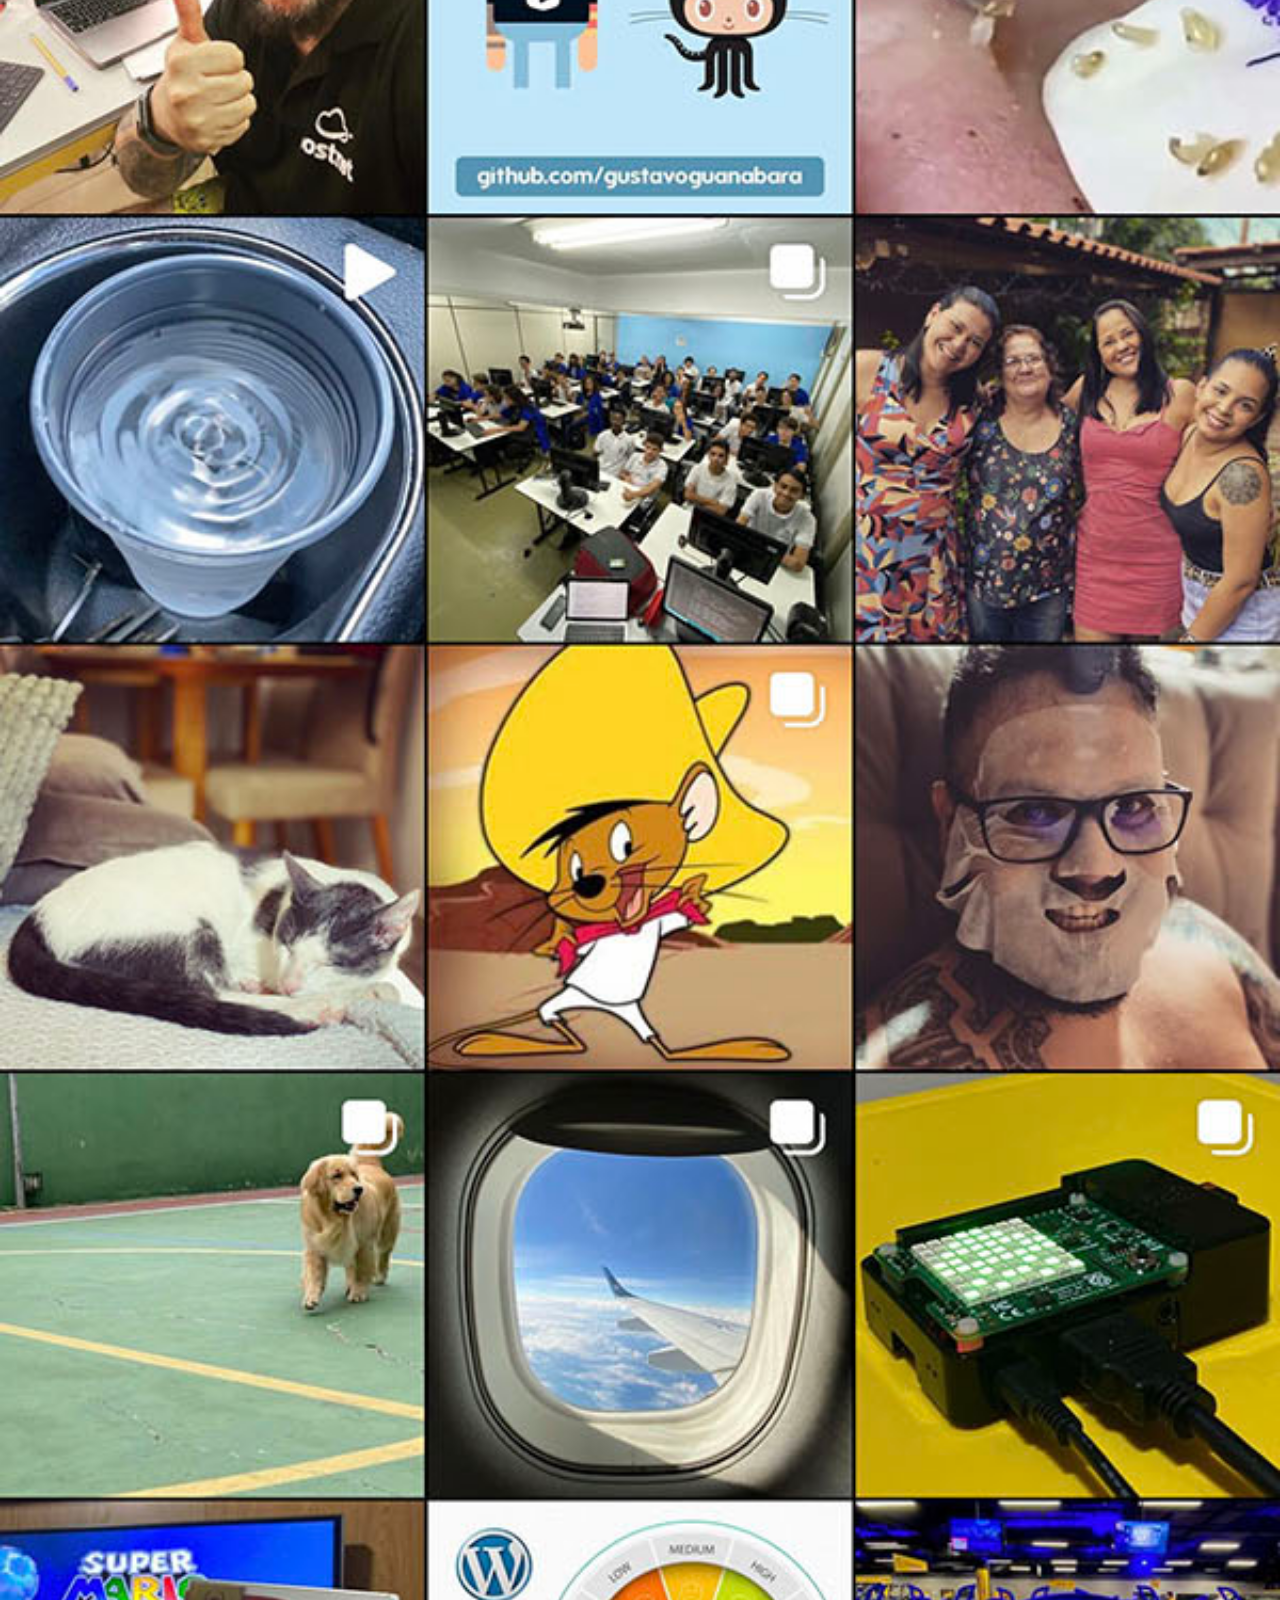
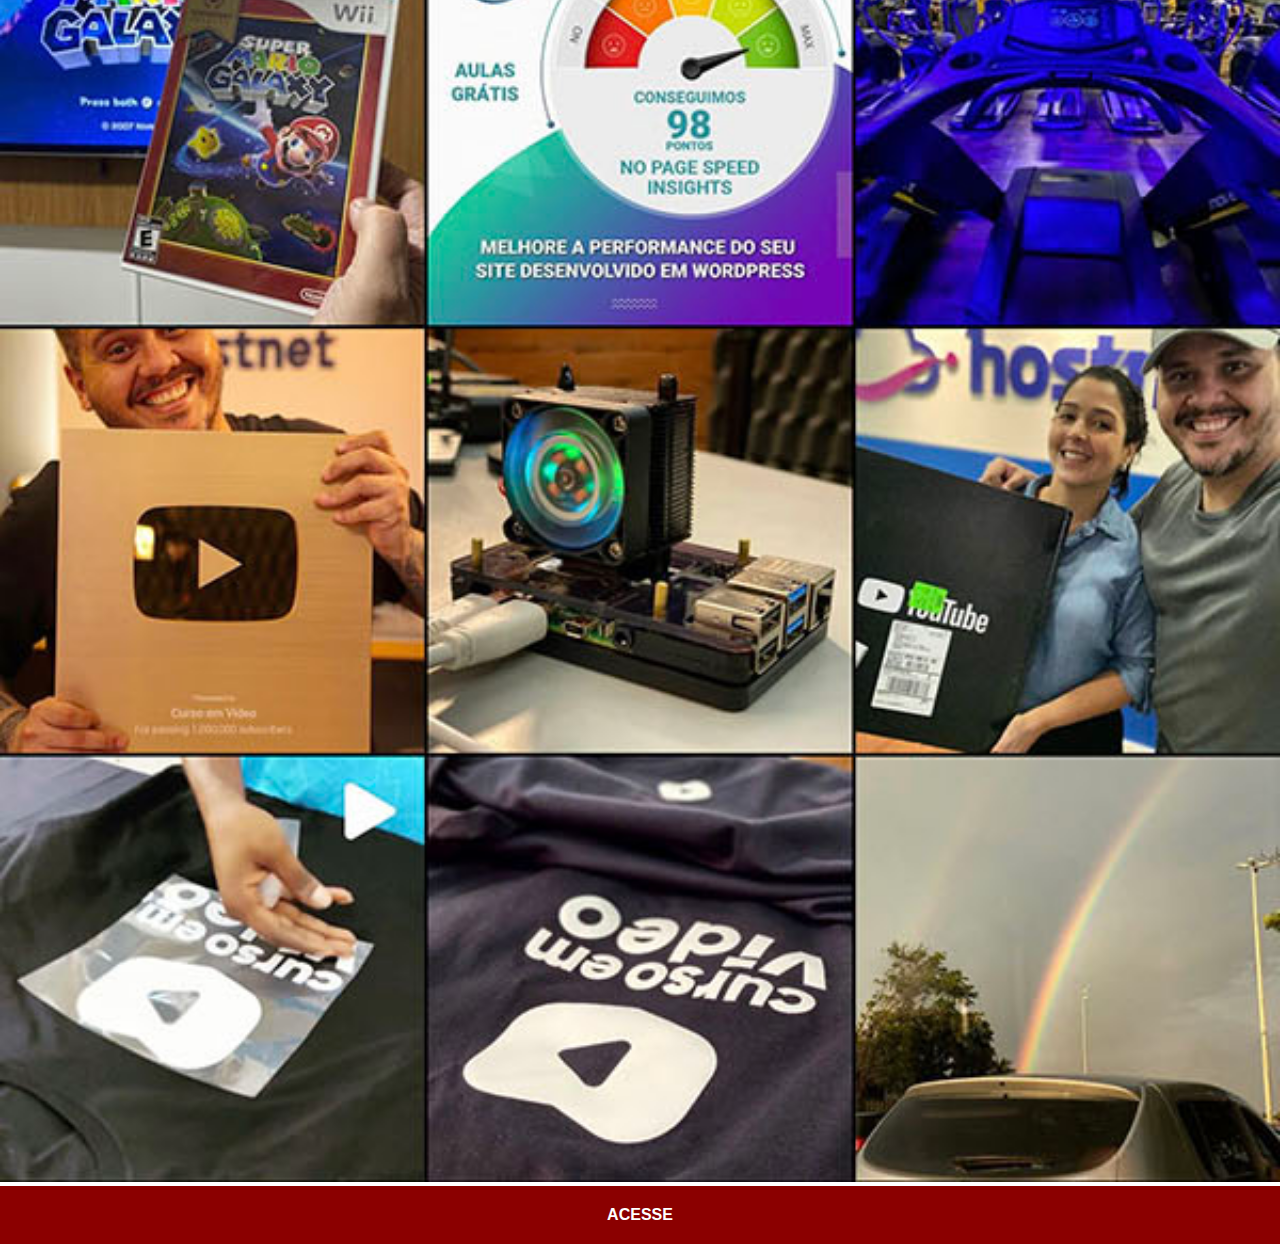
<file: instagram.html>
<!DOCTYPE html>
<html lang="pt-br">
<head>
    <meta charset="UTF-8">
    <meta http-equiv="X-UA-Compatible" content="IE=edge">
    <meta name="viewport" content="width=device-width, initial-scale=1.0">
    <title>Instagram</title>
    <link rel="stylesheet" href="estilos/social.css">
</head>
<body>
    <img src="imagens/tela-instagram.jpg" alt="Instagram">
    <a href="https://www.instagram.com/alvarojmac" target="_blank">ACESSE</a>
</body>
</html>
</file>
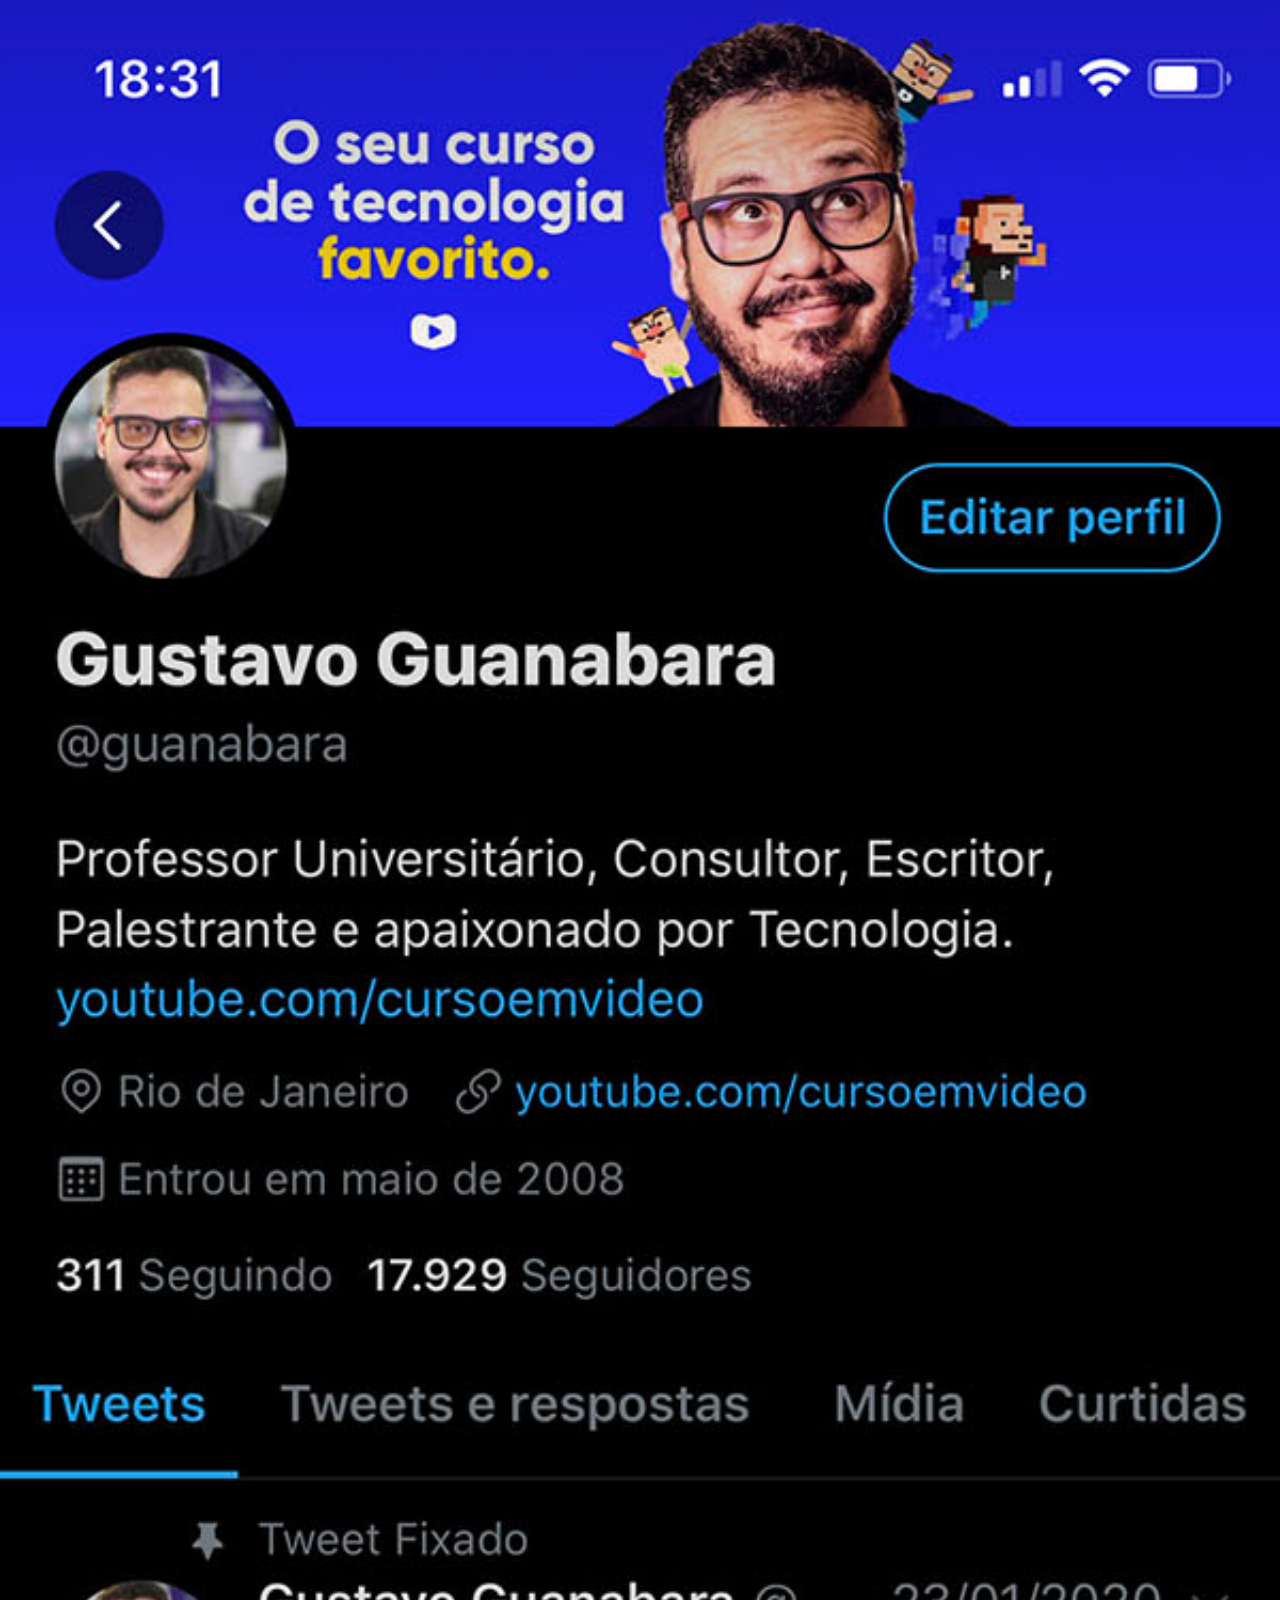
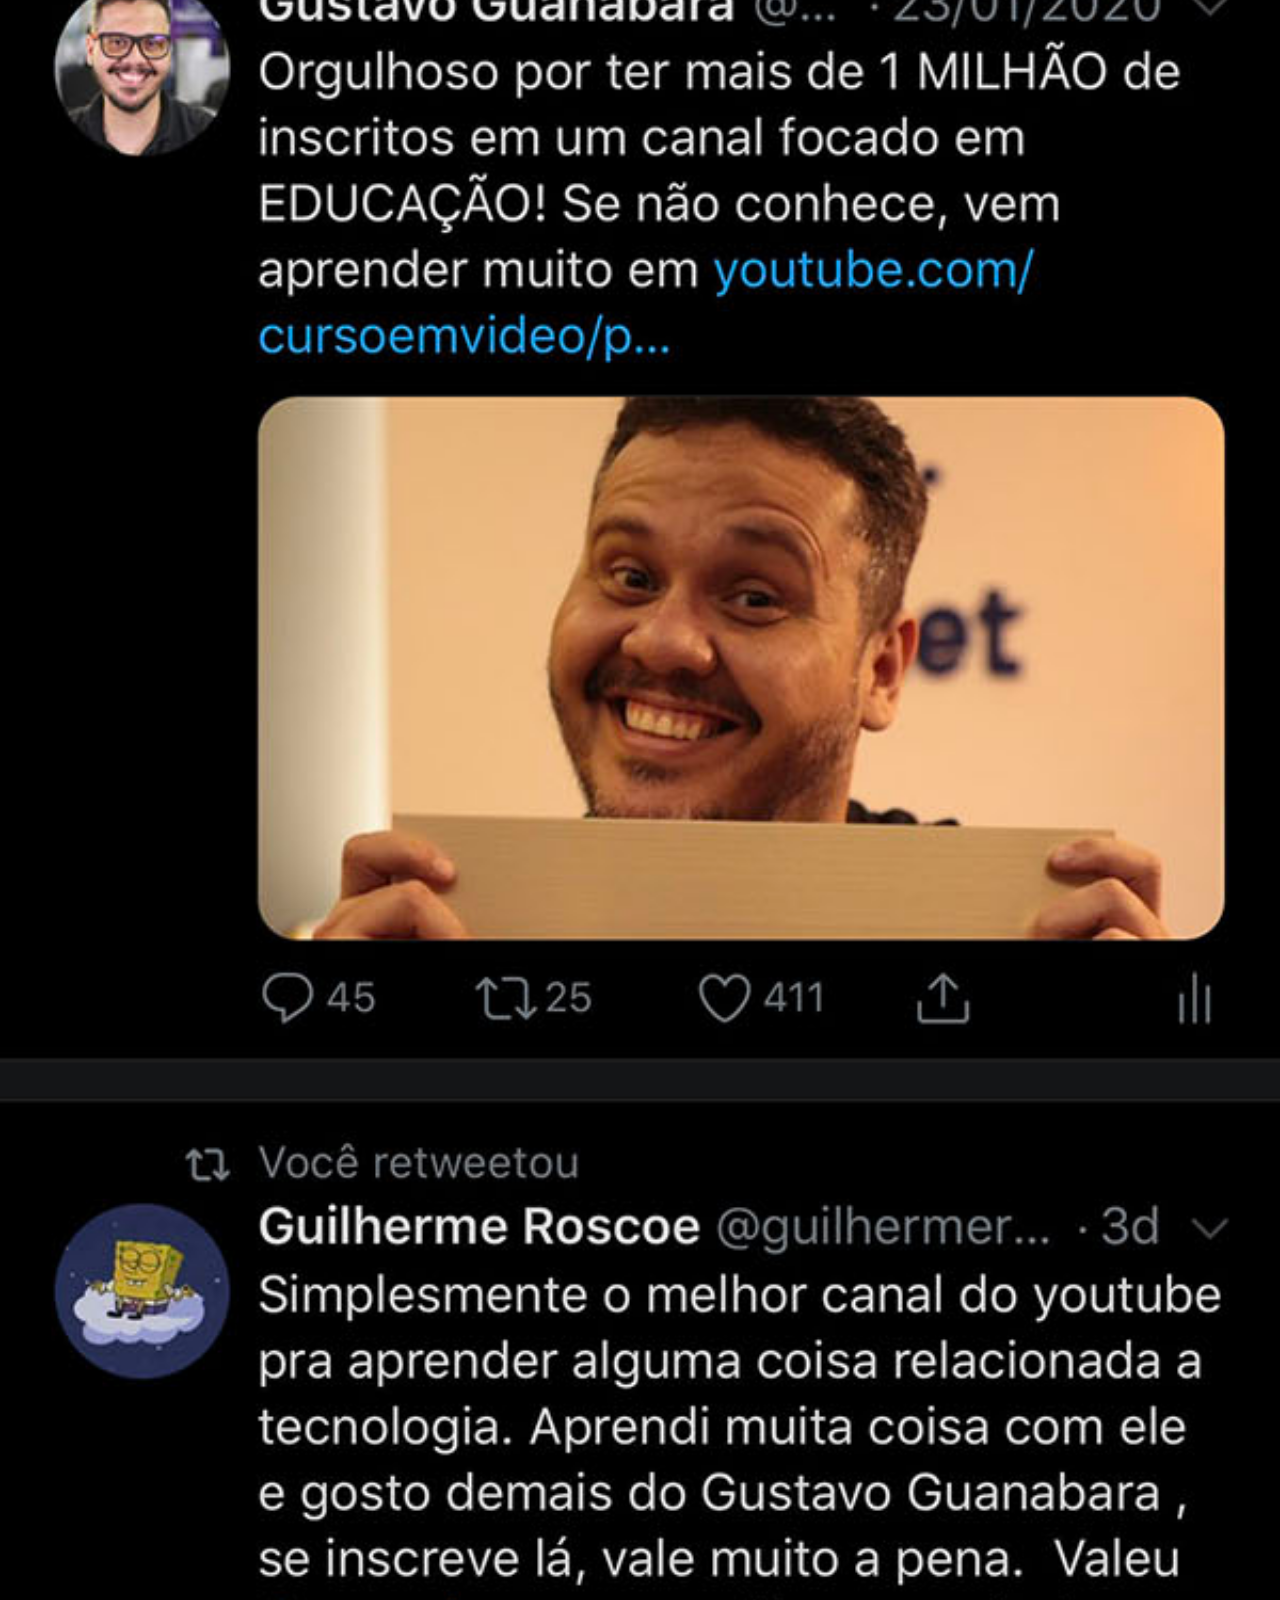
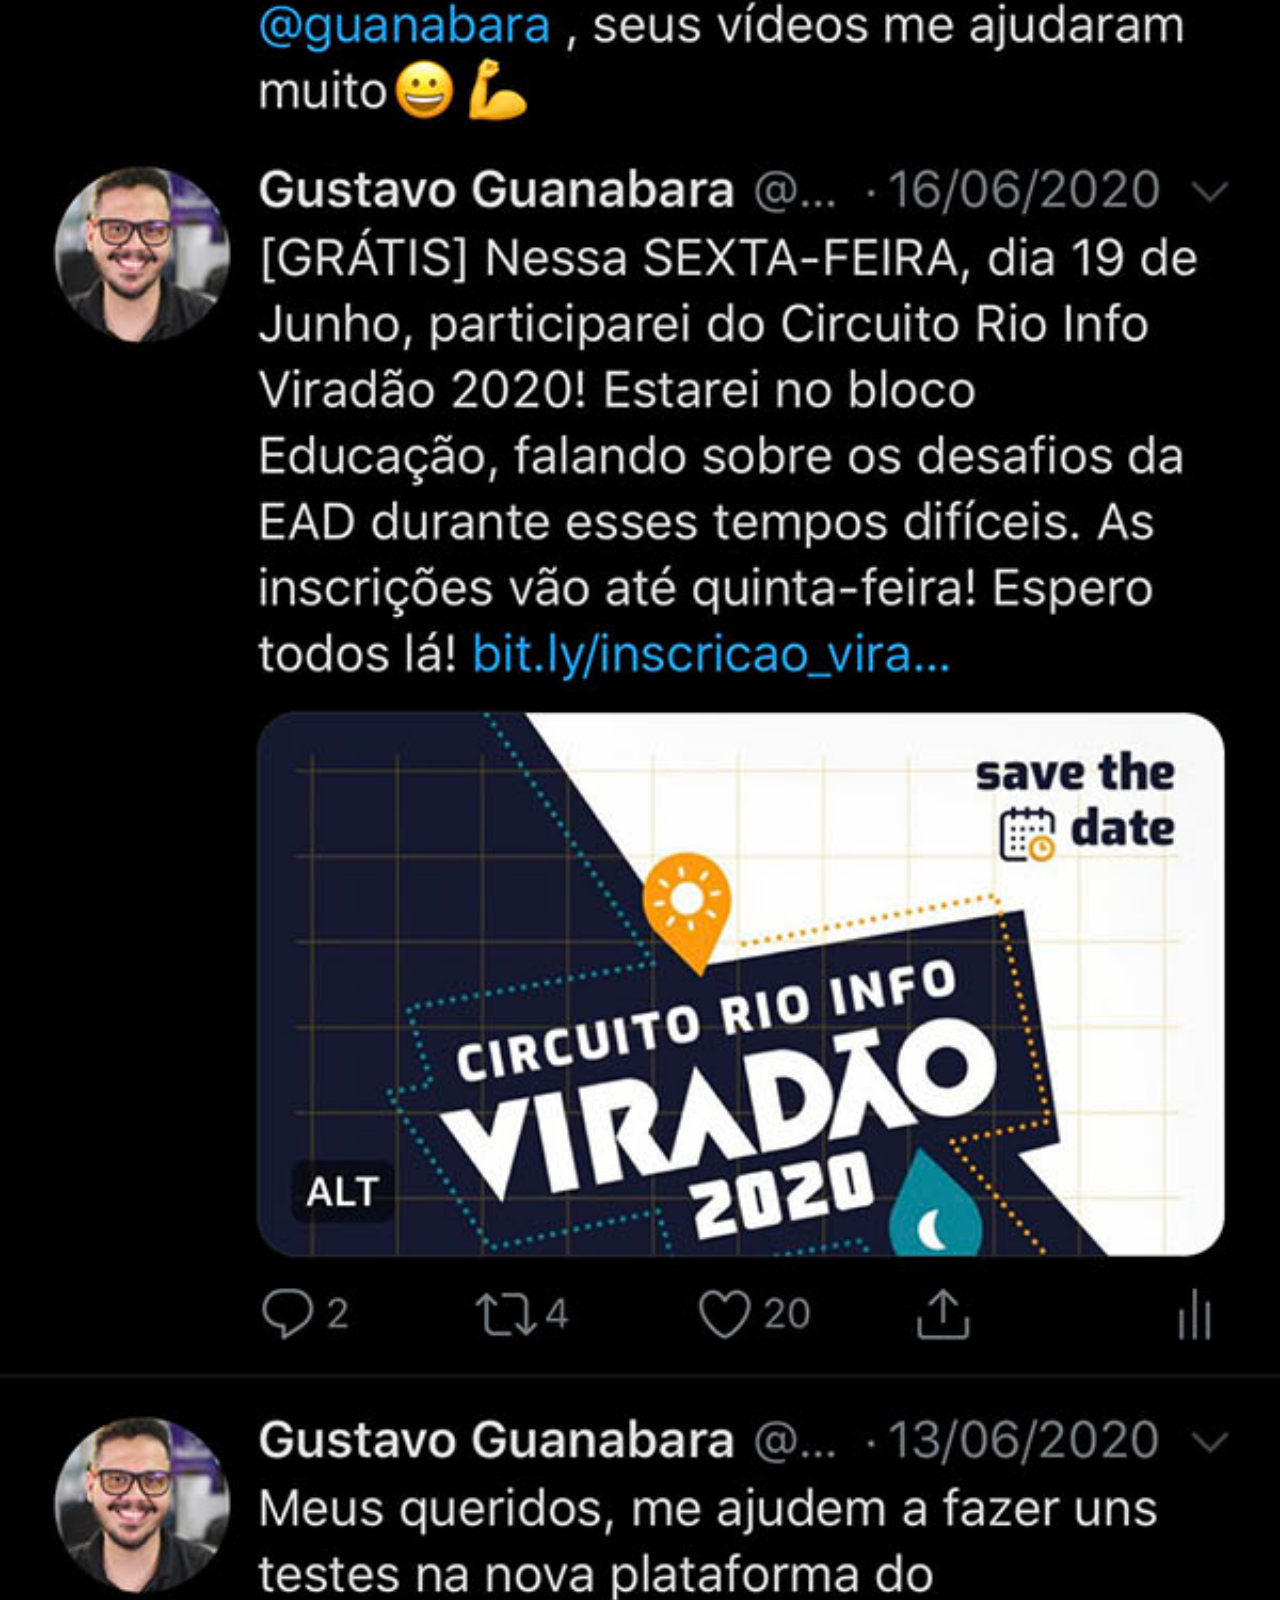
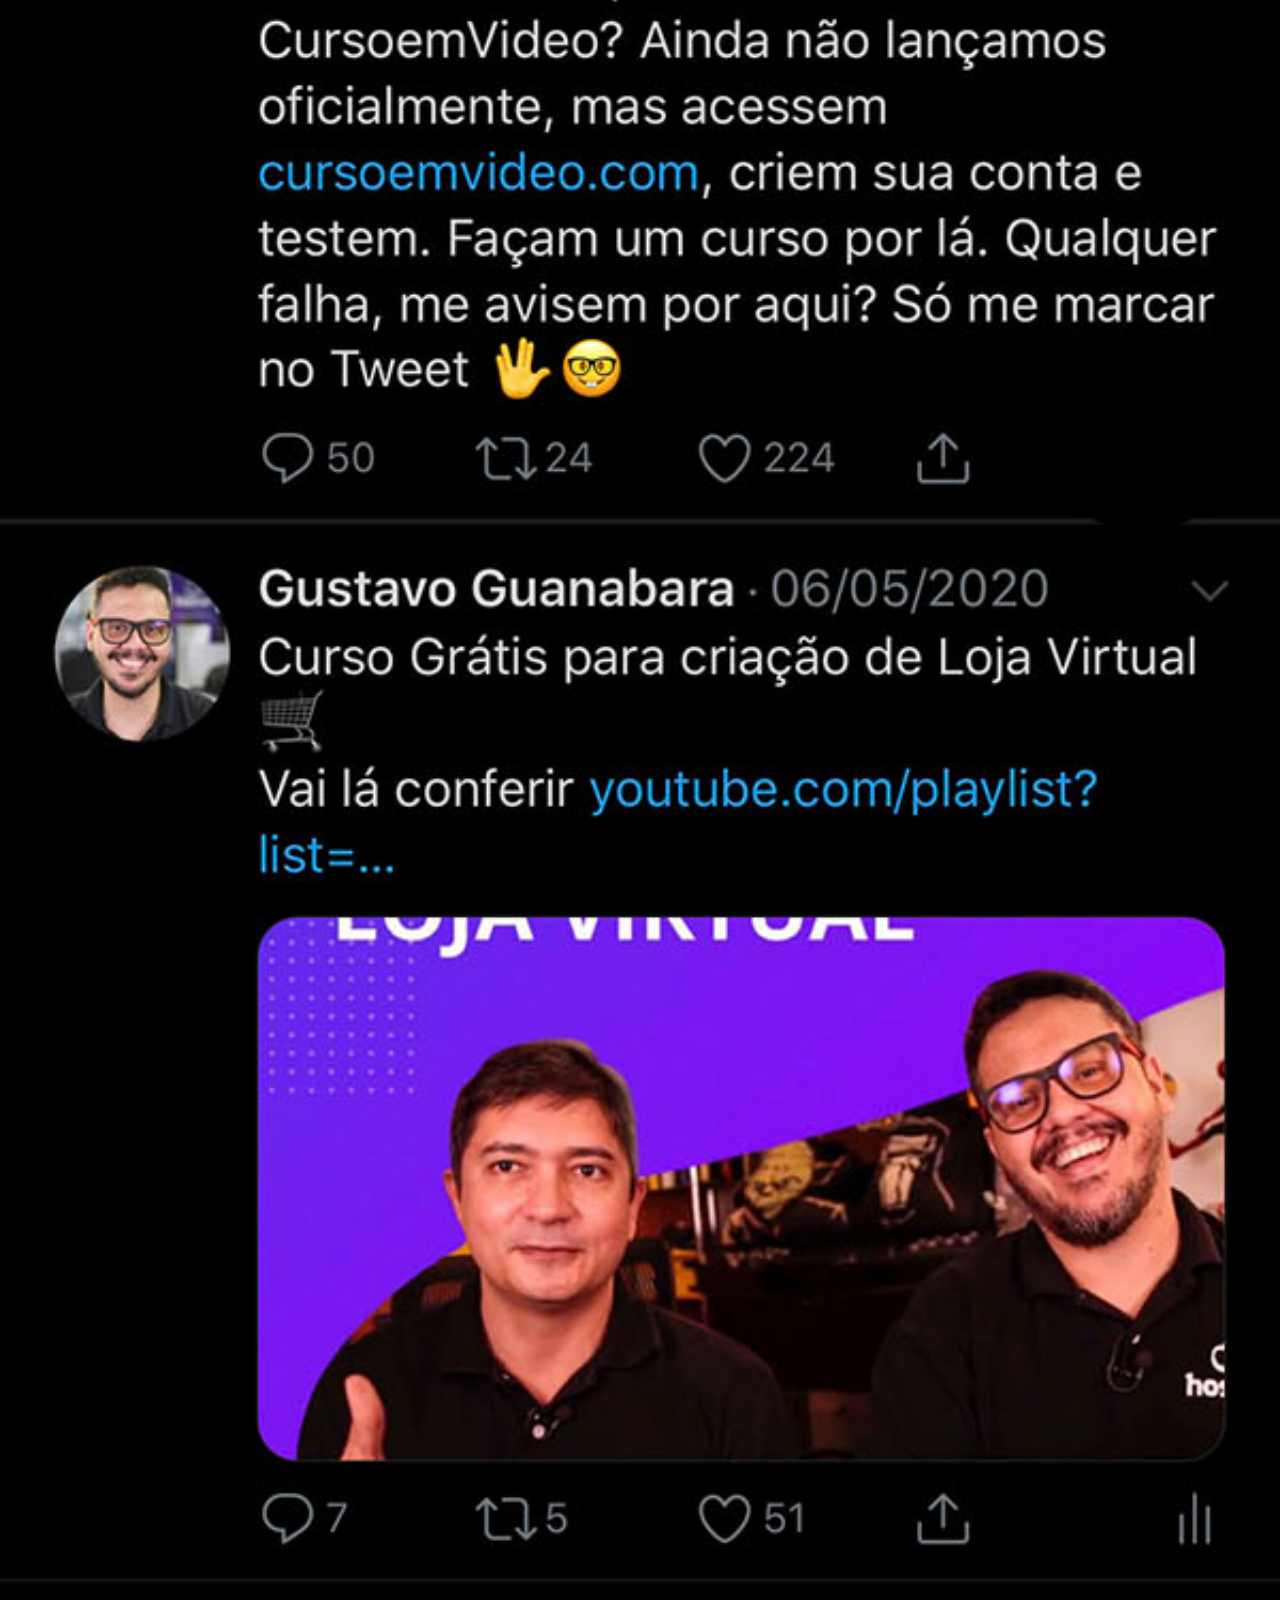
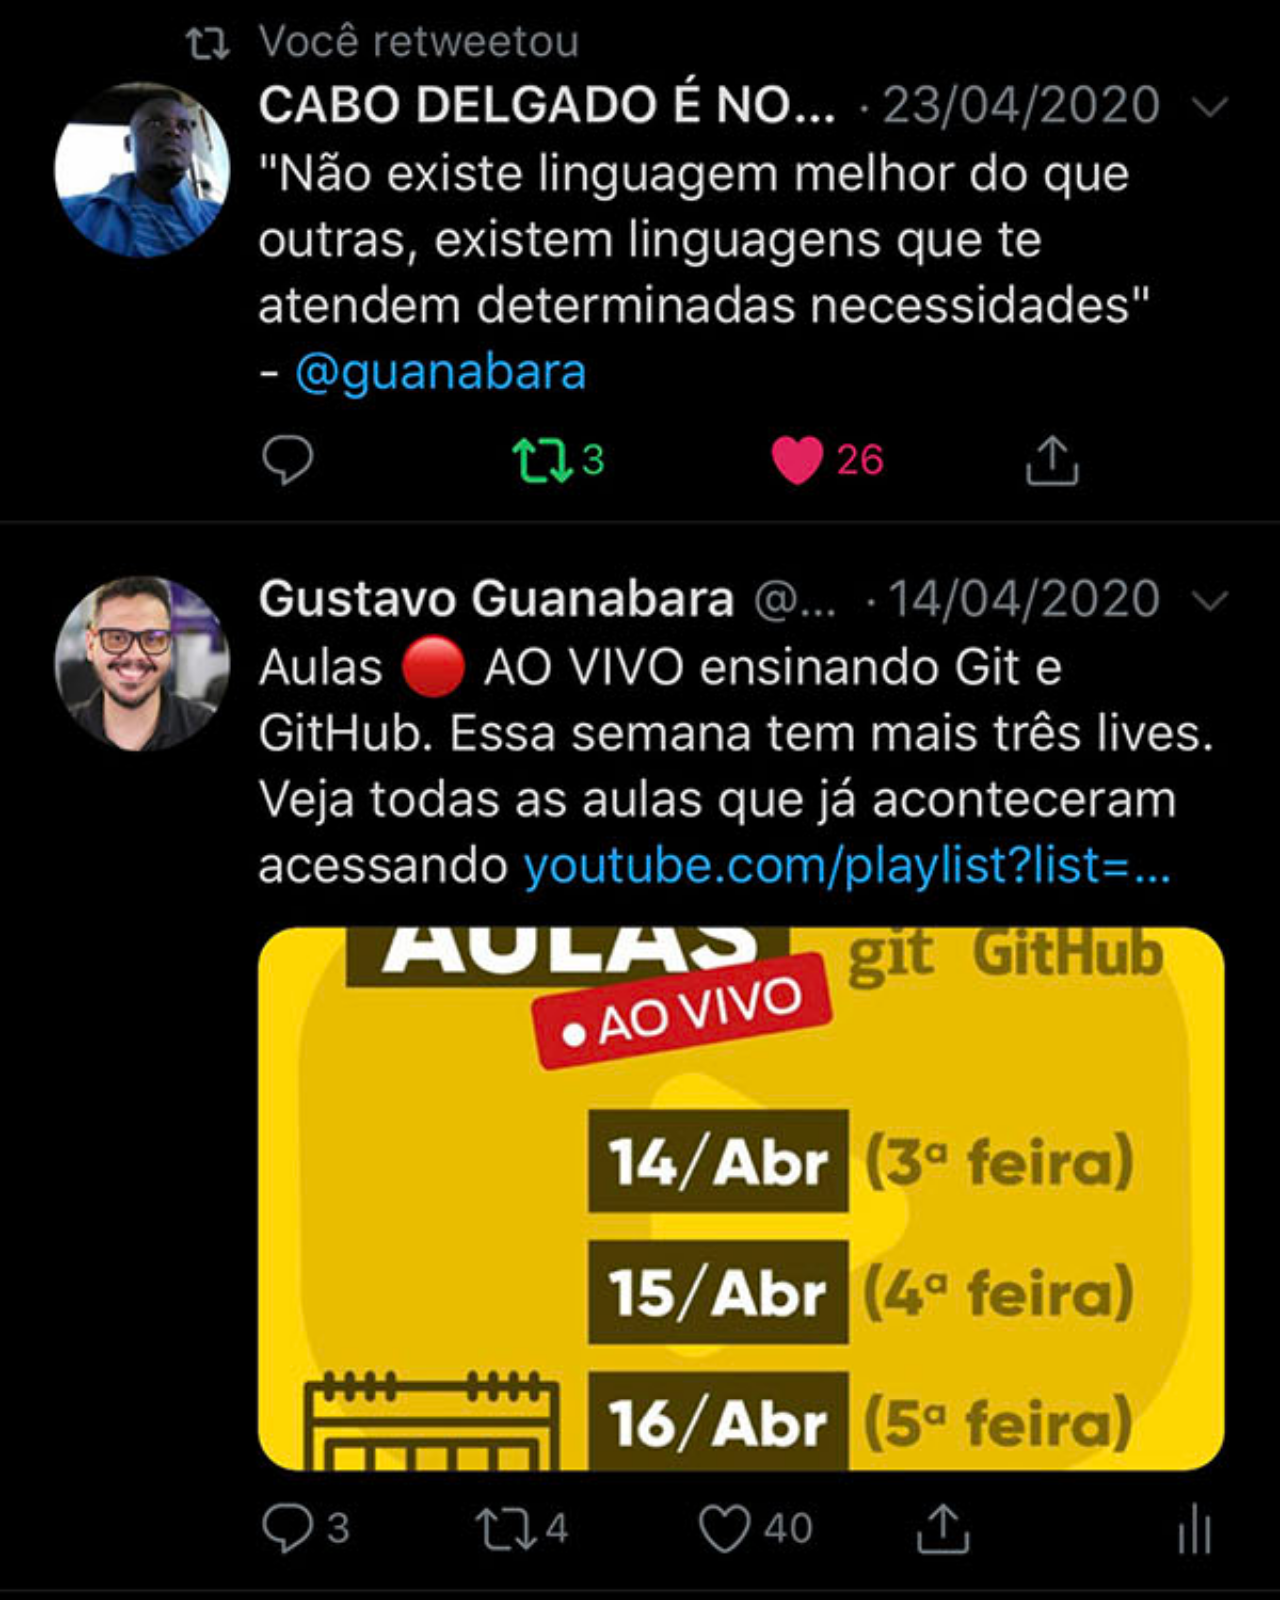
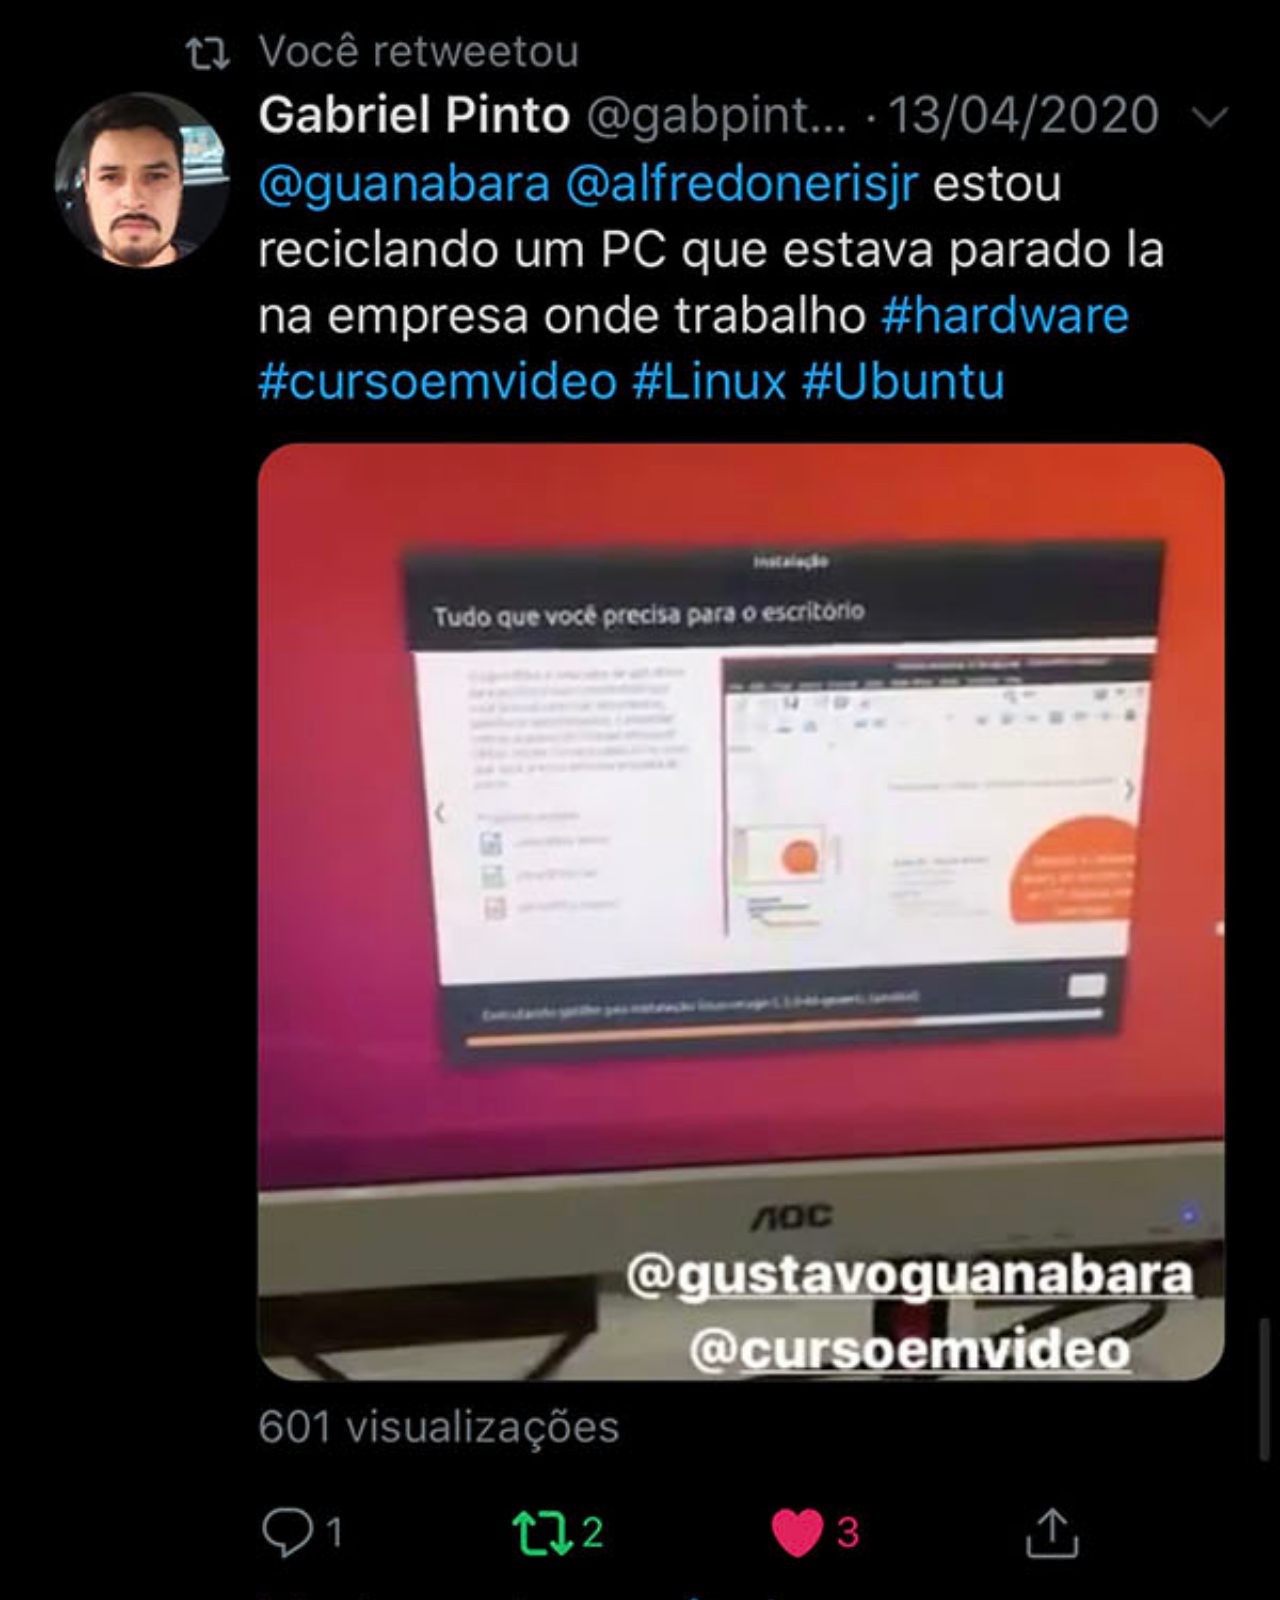
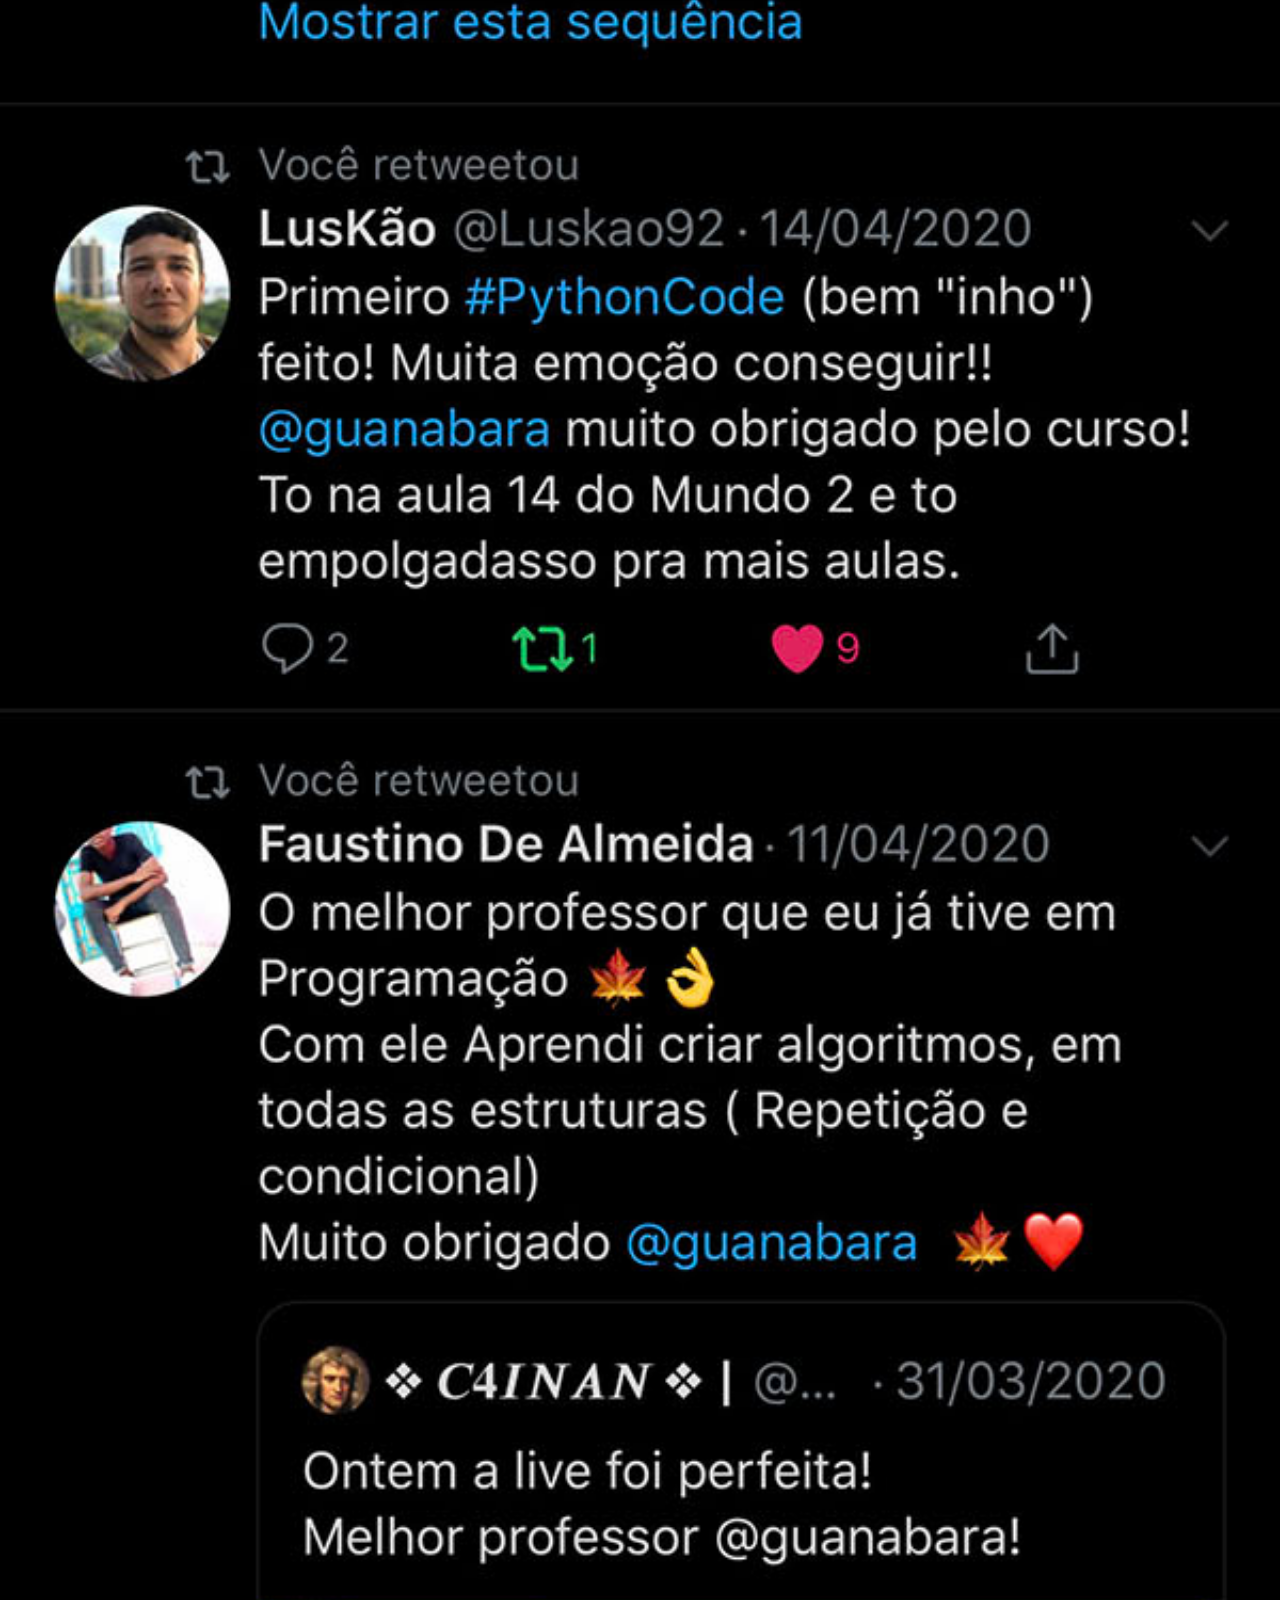
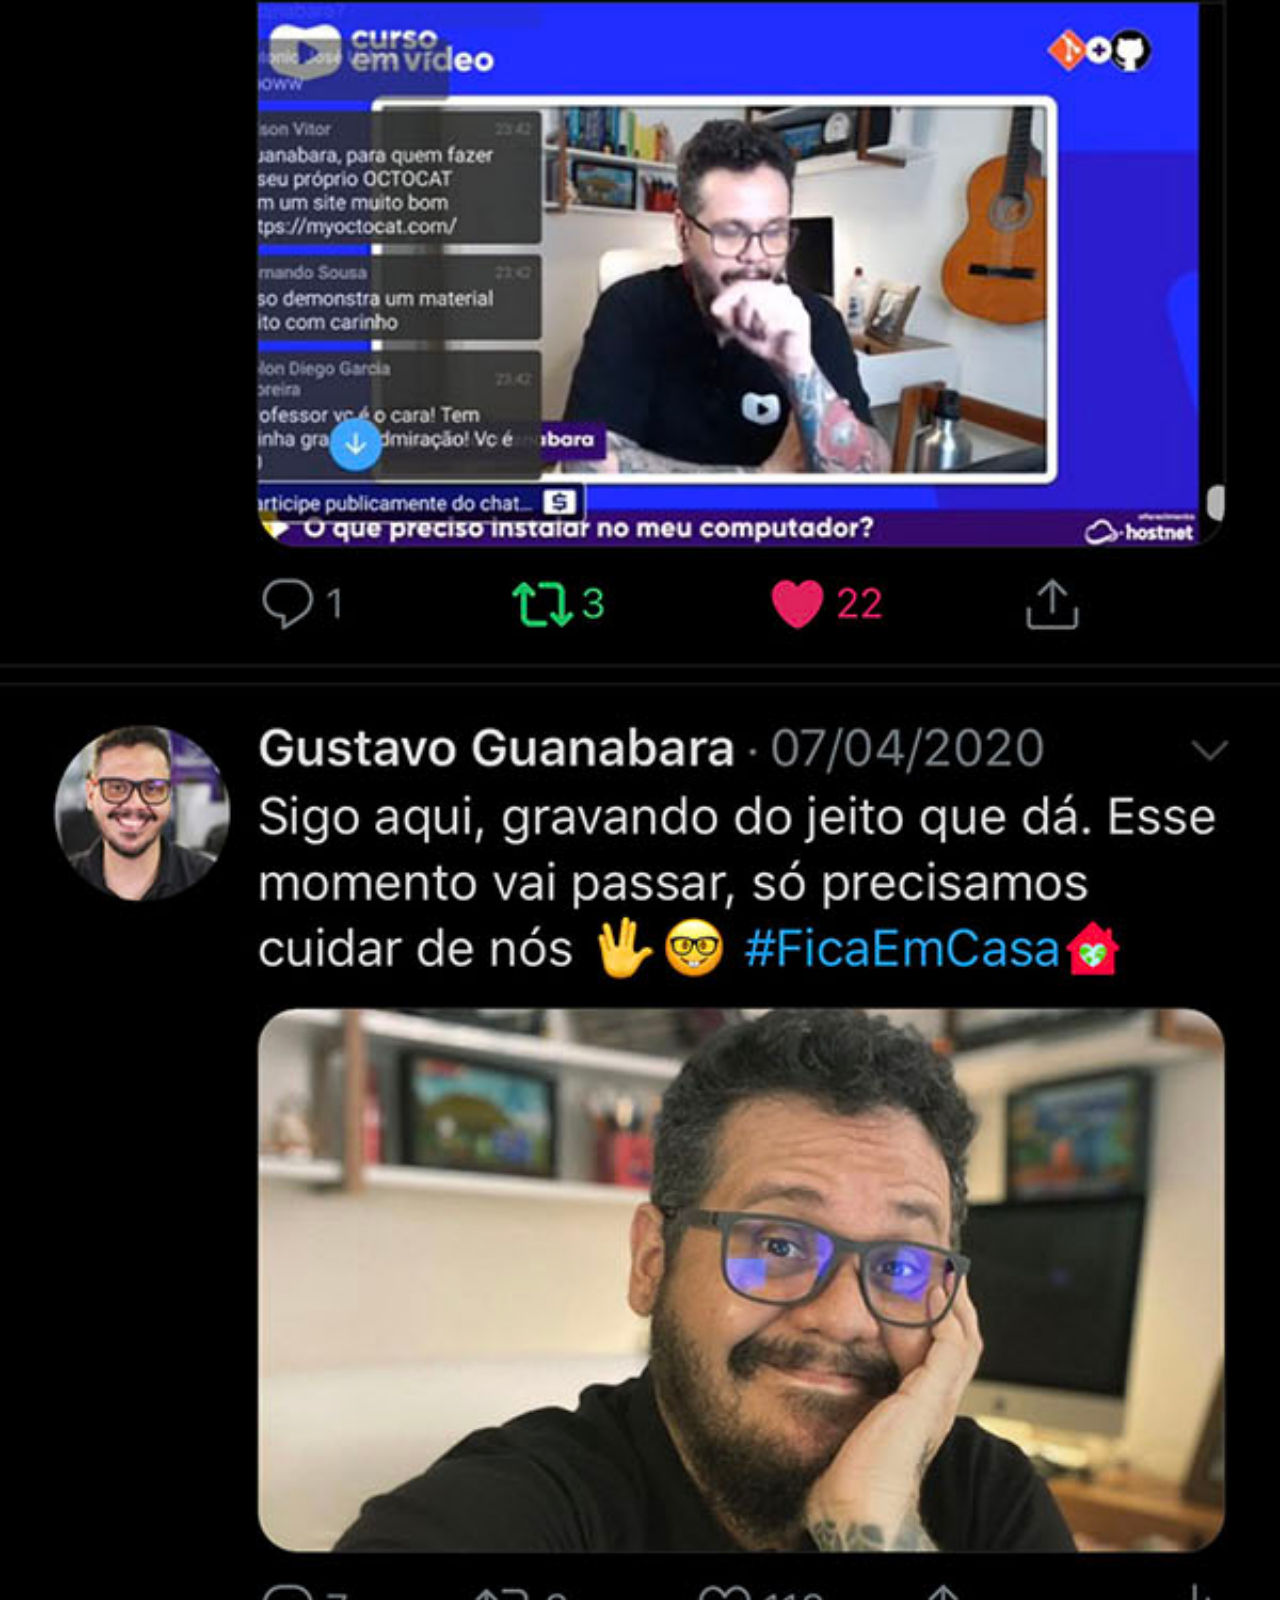
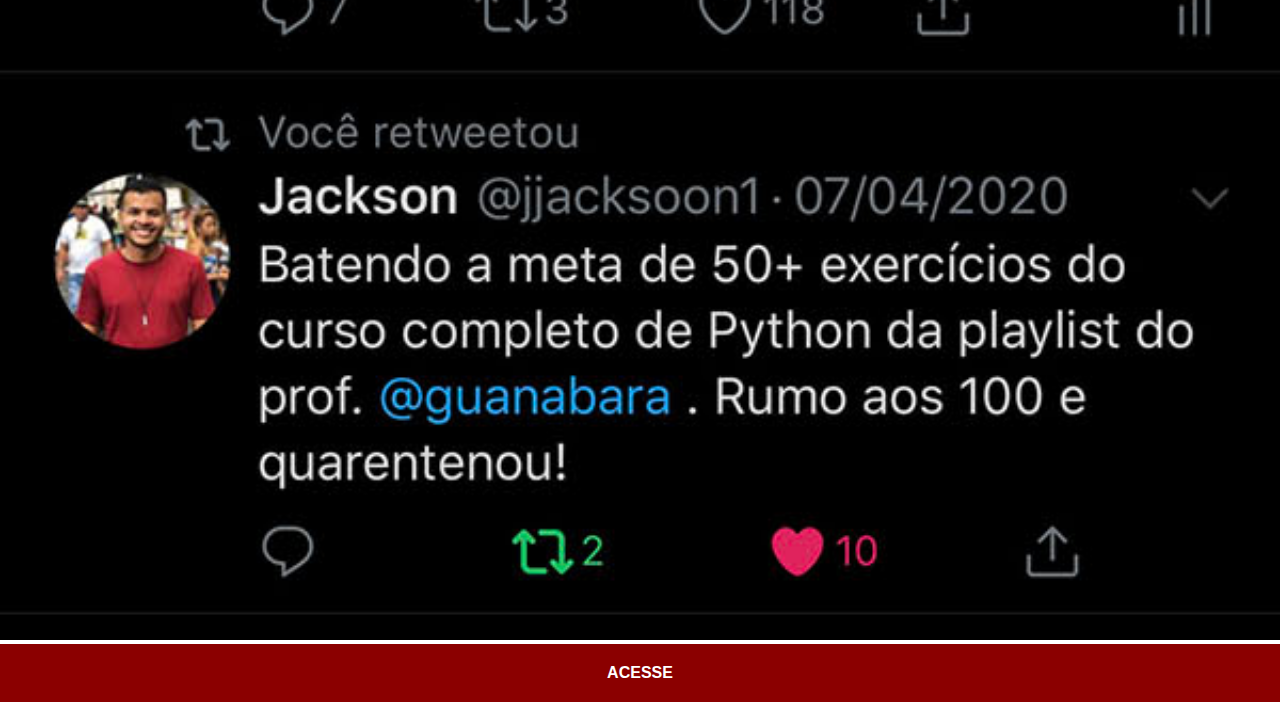
<file: twitter.html>
<!DOCTYPE html>
<html lang="pt-br">
<head>
    <meta charset="UTF-8">
    <meta http-equiv="X-UA-Compatible" content="IE=edge">
    <meta name="viewport" content="width=device-width, initial-scale=1.0">
    <title>Twitter</title>
    <link rel="stylesheet" href="estilos/social.css">
</head>
<body>
    <img src="imagens/tela-twitter.jpg" alt="Twitter">
    <a href="https://www.twitter.com/alvarojmac">ACESSE</a>
</body>
</html>
</file>
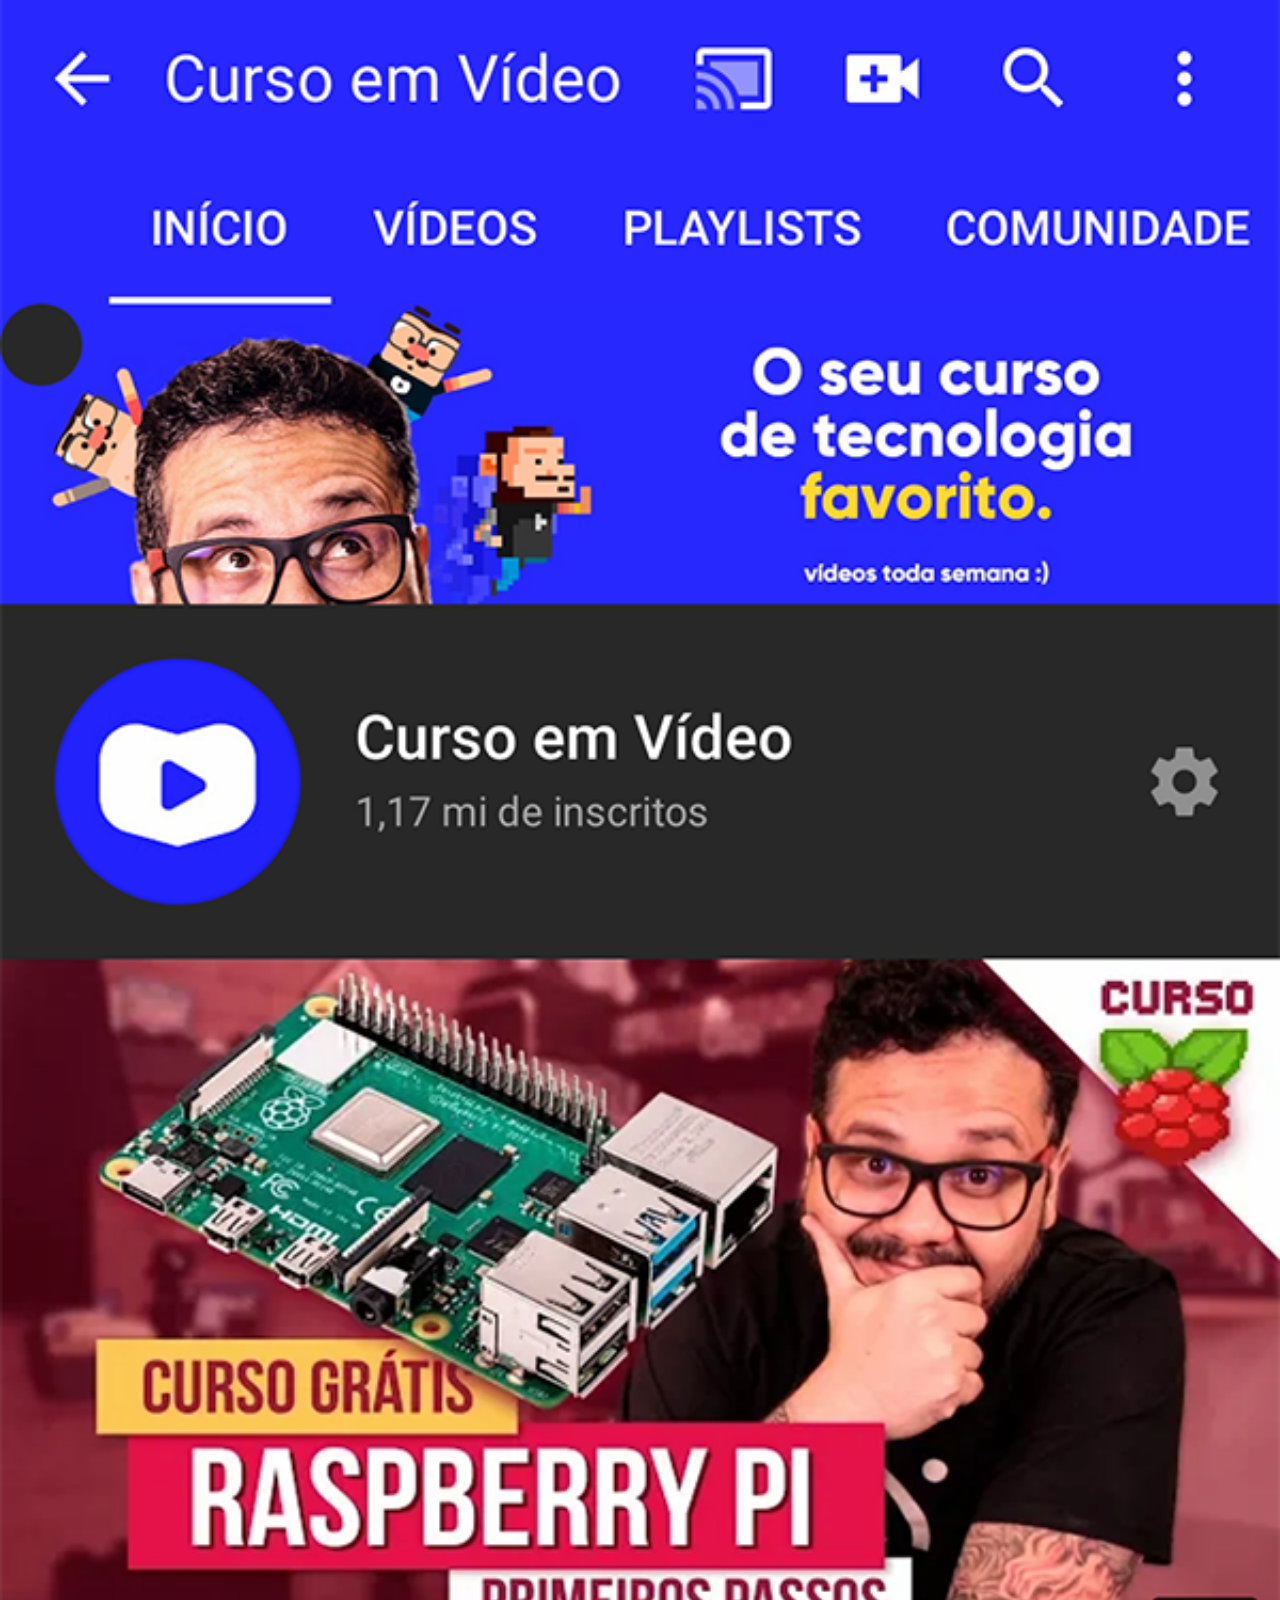
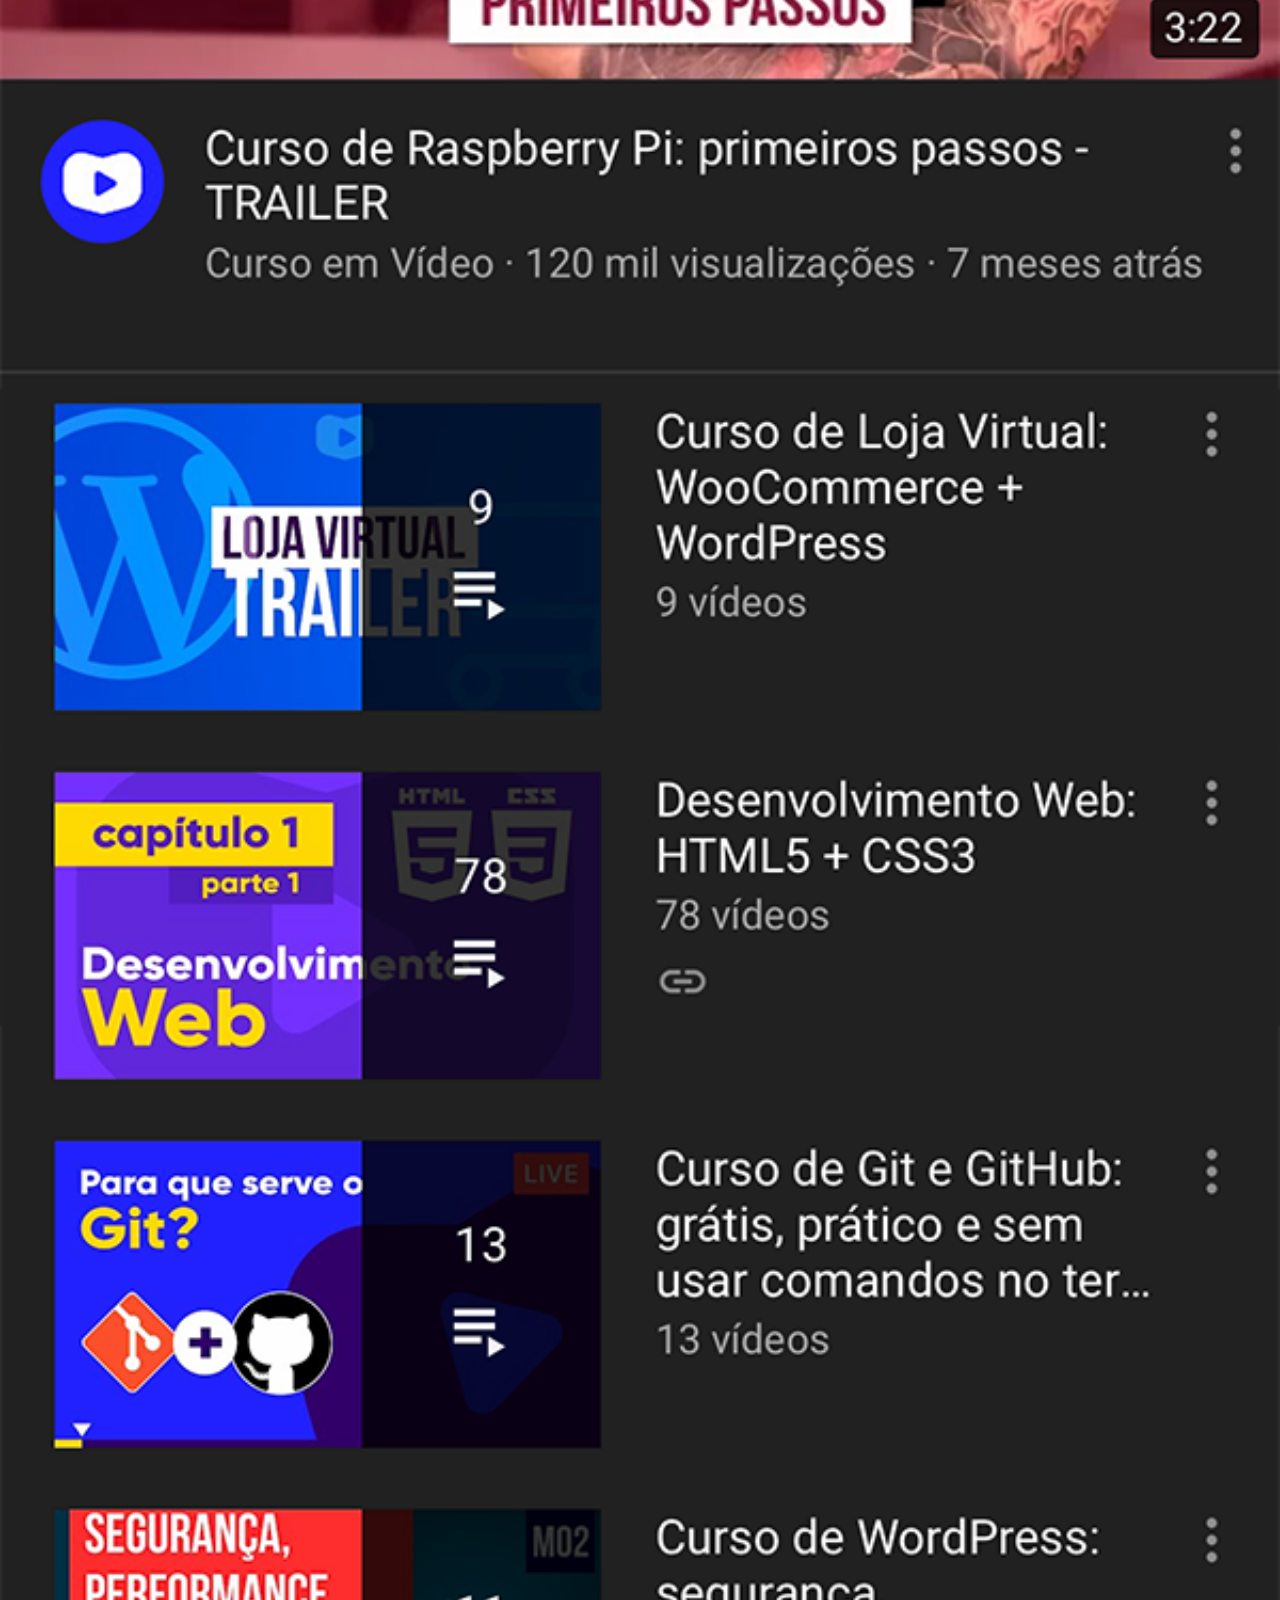
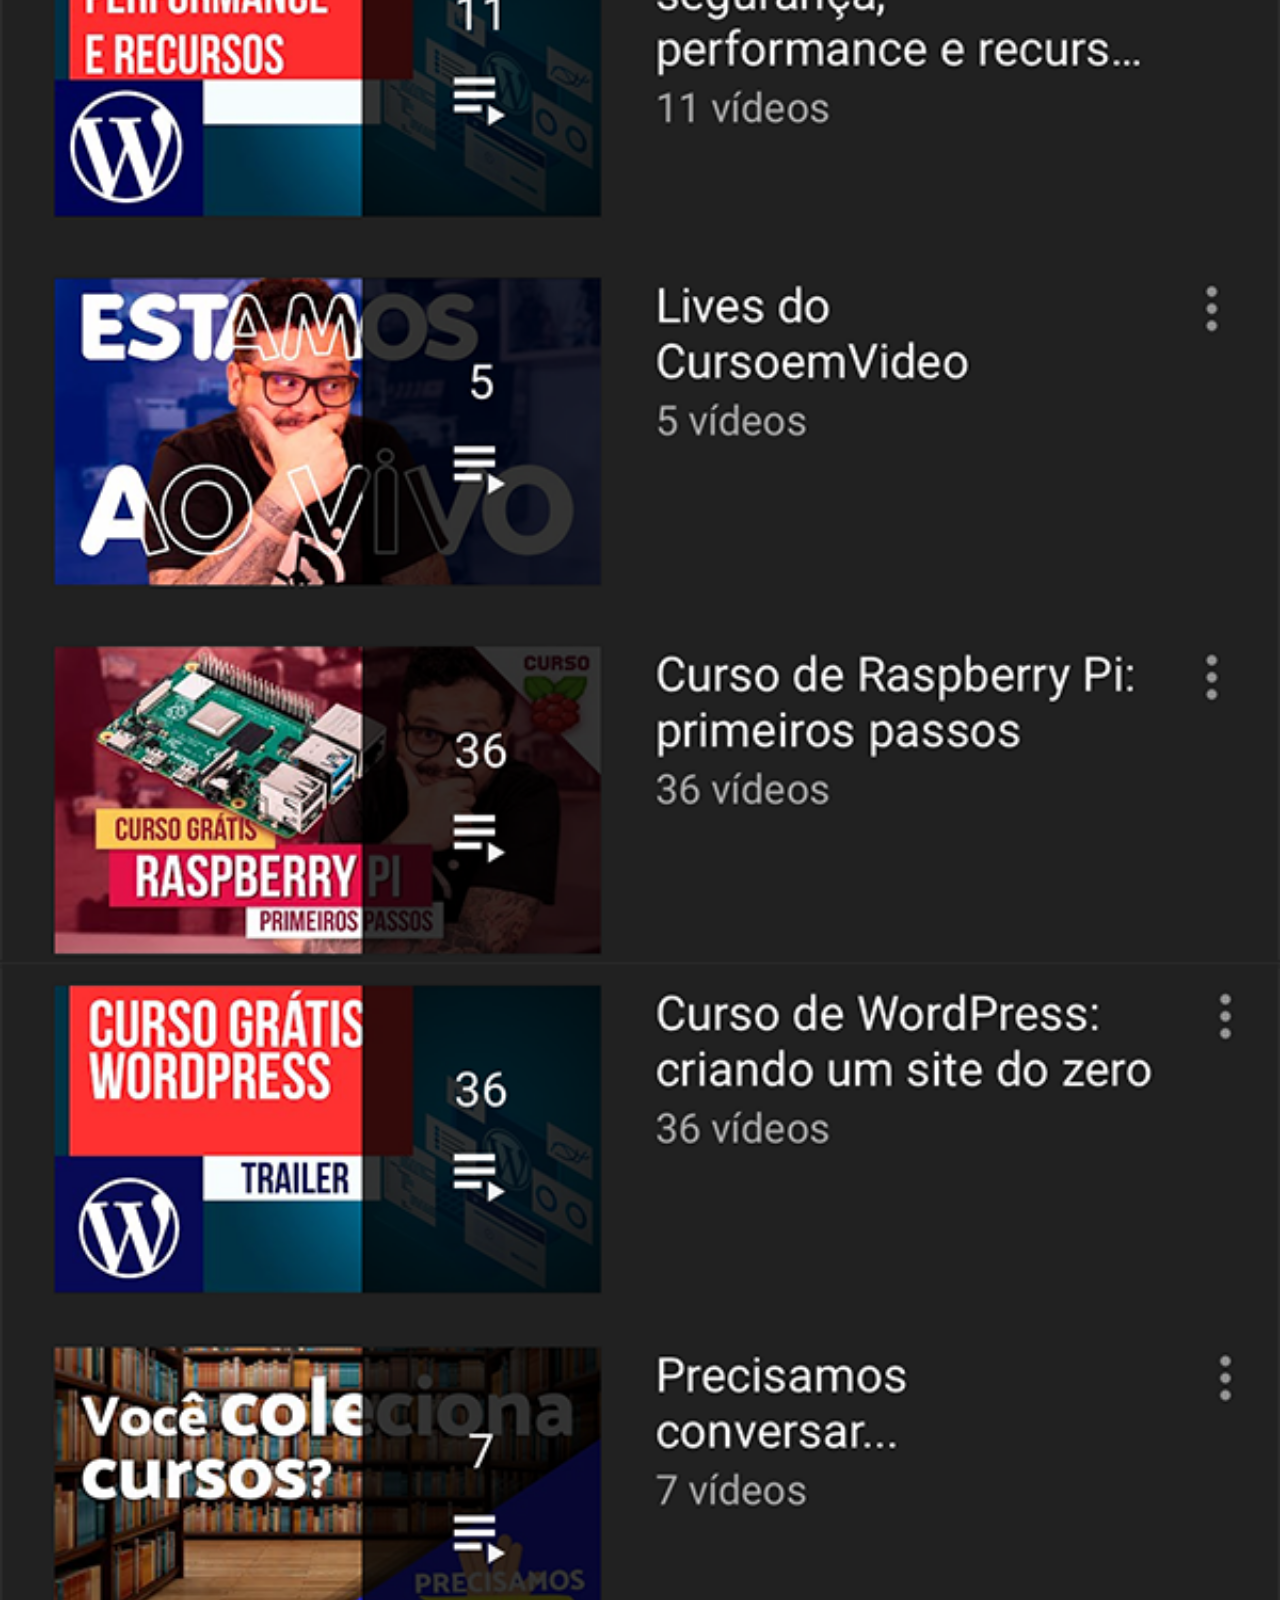
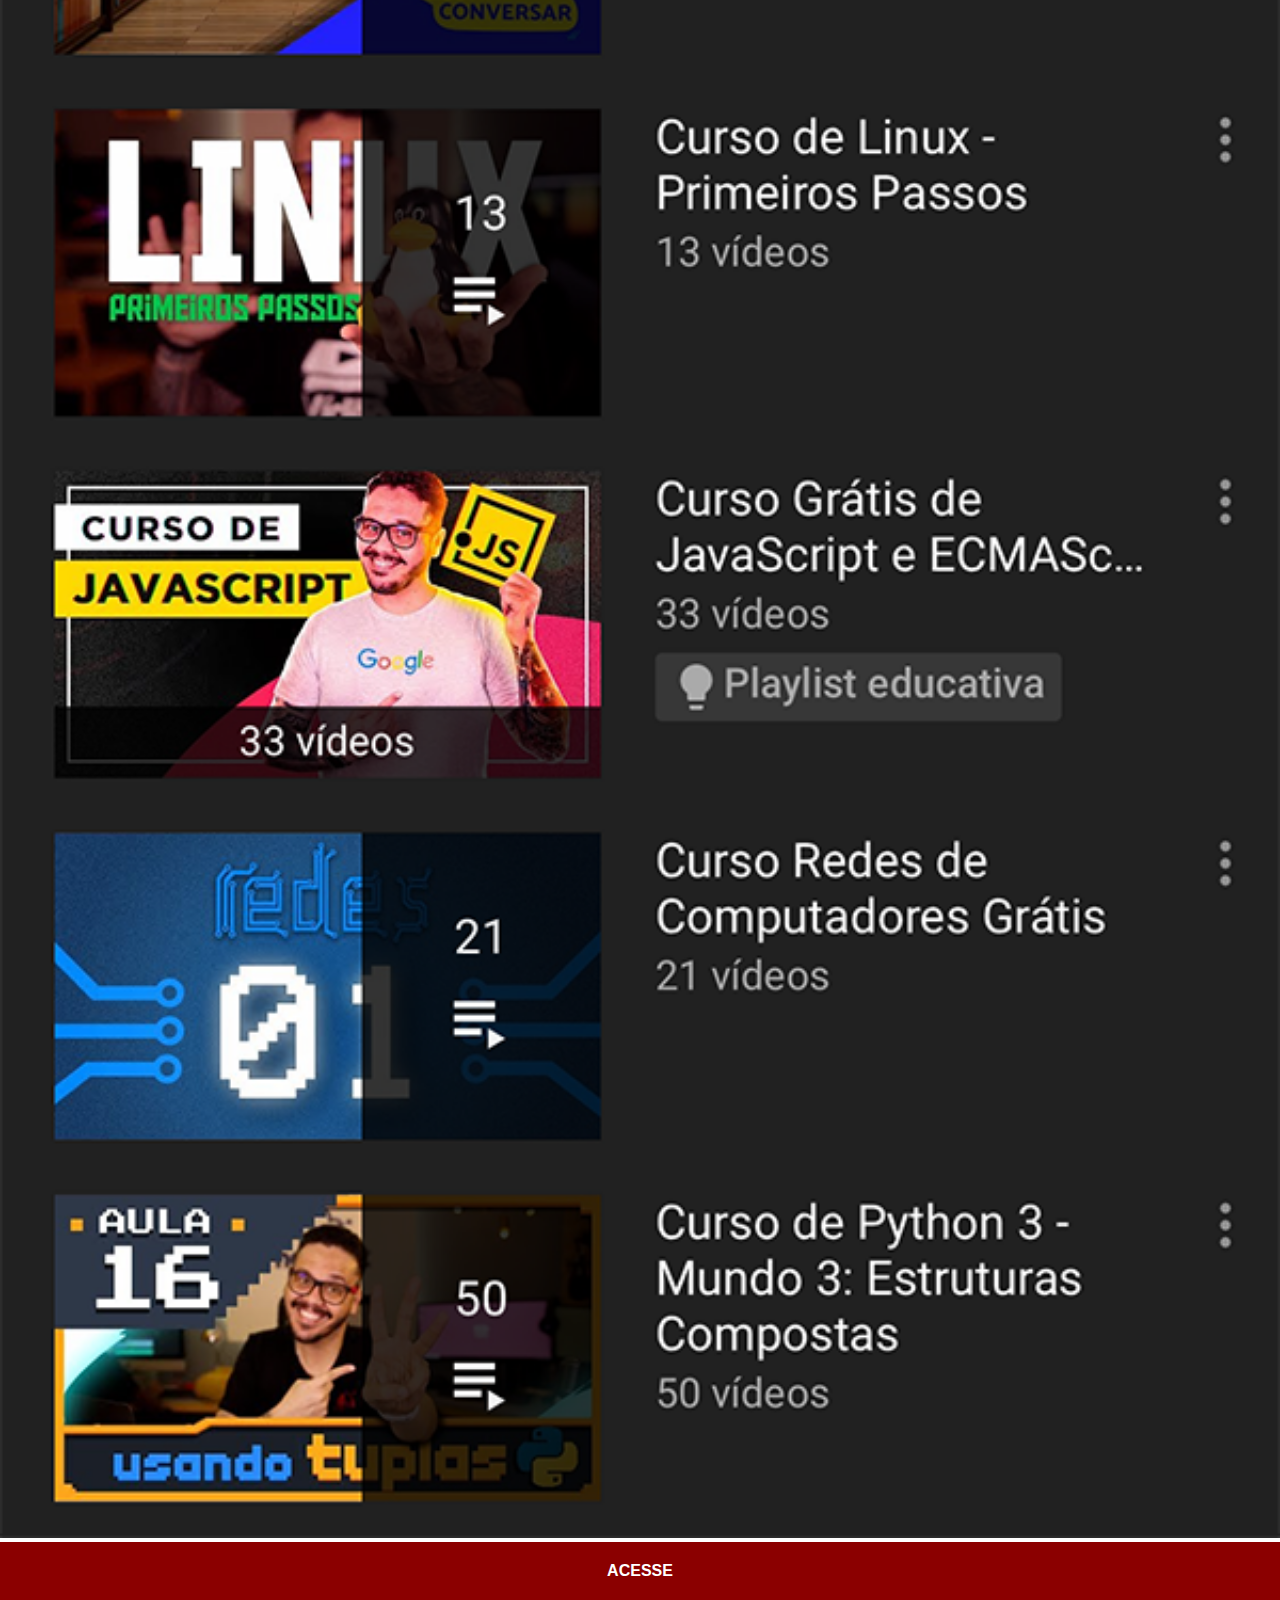
<file: youtube.html>
<!DOCTYPE html>
<html lang="pt-br">
<head>
    <meta charset="UTF-8">
    <meta http-equiv="X-UA-Compatible" content="IE=edge">
    <meta name="viewport" content="width=device-width, initial-scale=1.0">
    <title>Youtube</title>
    <link rel="stylesheet" href="estilos/social.css">
</head>
<body>
    <img src="imagens/tela-youtube.png" alt="YouTube">
    <a href="https://www.youtube.com/user/cursoemvideo/playlist" target="_blank">ACESSE</a>
</body>
</html>
</file>
<file: estilos/style.css>
@charset "UTF-8";

* {
    margin: 0;
    padding: 0;
    font-family: Arial, Helvetica, sans-serif;
}

html, body {
    height: 100vh;
    width: 100vw;
    background-color: black;
}

body {
    background: url('../imagens/fundo-madeira.jpg') no-repeat top center;
    background-size: cover;
    background-attachment: fixed;
}

main {
    position: relative;
    height: 100vh;
}

section#telefone {
    position: absolute;
    top: 50%;
    left: 50%;
    transform: translate(-50%, -50%);
    
    height: 627px;
    width: 311px;
    background:url('../imagens/frame-iphone.png') no-repeat;
}

iframe#tela {
    position: relative;
    top: 80px;
    left: 22px;
    width: 267px;
    height: 471px;
}

section#redes-sociais {
    text-align: right;
}

section#redes-sociais img {
    width: 50px;
    margin: 10px;
    border-radius: 50%;
    box-shadow: 2px 2px 5px rgba(0, 0, 0, 0.400);
    box-sizing: border-box; /* (2)A borda agora faz parte da caixa e os botões não se deslocam por culpa da borda */
}

section#redes-sociais img:hover {
    border: 2px solid rgba(255, 255, 255, 0.600); /* (1)Os outros botoes se deslocam de forma errada por culpa da borda */
    transform: translate(-3px, -3px); /* Quando selecionado, o botão se move. Efeito desejado */
    box-shadow: 5px 5px 10px rgba(0, 0, 0, 0.600); /* Quando selecionado, a sombra se move junto ao botão */
    transition: transform .3s, border .5s; /* transition no transform e transition no border */
}
</file>
<file: estilos/social.css>
@charset "UTF-8";

* {
    margin: 0;
    padding: 0;
    font-family: Arial, Helvetica, sans-serif;
}

::-webkit-scrollbar { 
    width: 0; /* esconde a barra de rolagem */
    height: 0; /* esconde a barra de rolagem */
}

img {
    width: 100vw;

}

a {
    display: block;
    background-color: darkred;
    color: white;
    padding: 20px;
    text-align: center;
    font-weight: bolder;
    text-decoration: none;
}

a:hover {
    background-color: red;
}
</file>
